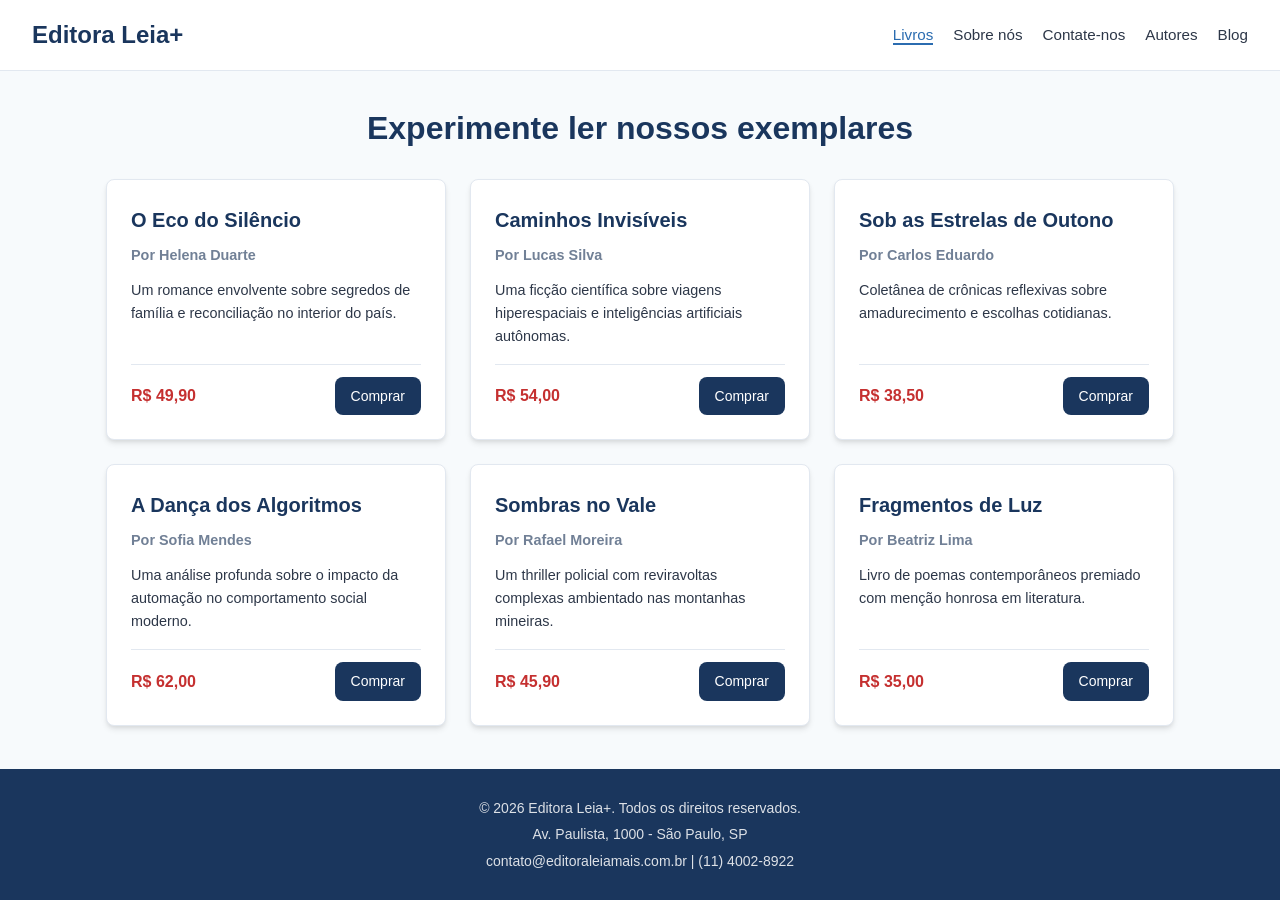
<file: AT1-Paginas-HTML/index.html>
<!DOCTYPE html>
<html lang="pt-BR">
<head>
    <meta charset="UTF-8">
    <meta name="viewport" content="width=device-width, initial-scale=1.0">
    <title>Leia+ | Catálogo de Livros</title>
    <link rel="stylesheet" href="./css/style.css">
</head>
<body>
    <header>
        <h1>Editora Leia+</h1>
        <nav>
            <ol>
                <li><a href="./index.html" class="active">Livros</a></li>
                <li><a href="./sobre-nos.html">Sobre nós</a></li>
                <li><a href="./contato.html">Contate-nos</a></li>
                <li><a href="./autores.html">Autores</a></li>
                <li><a href="./blog.html">Blog</a></li>
            </ol>
        </nav>
    </header>

    <main class="container">
        <h1 class="page-title">Experimente ler nossos exemplares</h1>
        <div class="grid-cards">
            <article class="card">
                <h2>O Eco do Silêncio</h2>
                <p class="author">Por Helena Duarte</p>
                <p>Um romance envolvente sobre segredos de família e reconciliação no interior do país.</p>
                <div class="card-footer">
                    <span class="price">R$ 49,90</span>
                    <a href="#" class="btn">Comprar</a>
                </div>
            </article>

            <article class="card">
                <h2>Caminhos Invisíveis</h2>
                <p class="author">Por Lucas Silva</p>
                <p>Uma ficção científica sobre viagens hiperespaciais e inteligências artificiais autônomas.</p>
                <div class="card-footer">
                    <span class="price">R$ 54,00</span>
                    <a href="#" class="btn">Comprar</a>
                </div>
            </article>

            <article class="card">
                <h2>Sob as Estrelas de Outono</h2>
                <p class="author">Por Carlos Eduardo</p>
                <p>Coletânea de crônicas reflexivas sobre amadurecimento e escolhas cotidianas.</p>
                <div class="card-footer">
                    <span class="price">R$ 38,50</span>
                    <a href="#" class="btn">Comprar</a>
                </div>
            </article>

            <article class="card">
                <h2>A Dança dos Algoritmos</h2>
                <p class="author">Por Sofia Mendes</p>
                <p>Uma análise profunda sobre o impacto da automação no comportamento social moderno.</p>
                <div class="card-footer">
                    <span class="price">R$ 62,00</span>
                    <a href="#" class="btn">Comprar</a>
                </div>
            </article>

            <article class="card">
                <h2>Sombras no Vale</h2>
                <p class="author">Por Rafael Moreira</p>
                <p>Um thriller policial com reviravoltas complexas ambientado nas montanhas mineiras.</p>
                <div class="card-footer">
                    <span class="price">R$ 45,90</span>
                    <a href="#" class="btn">Comprar</a>
                </div>
            </article>

            <article class="card">
                <h2>Fragmentos de Luz</h2>
                <p class="author">Por Beatriz Lima</p>
                <p>Livro de poemas contemporâneos premiado com menção honrosa em literatura.</p>
                <div class="card-footer">
                    <span class="price">R$ 35,00</span>
                    <a href="#" class="btn">Comprar</a>
                </div>
            </article>
        </div>
    </main>

    <footer>
        <p>&copy; 2026 Editora Leia+. Todos os direitos reservados.</p>
        <p>Av. Paulista, 1000 - São Paulo, SP</p>
        <p>contato@editoraleiamais.com.br | (11) 4002-8922</p>
    </footer>
</body>
</html>
</file>
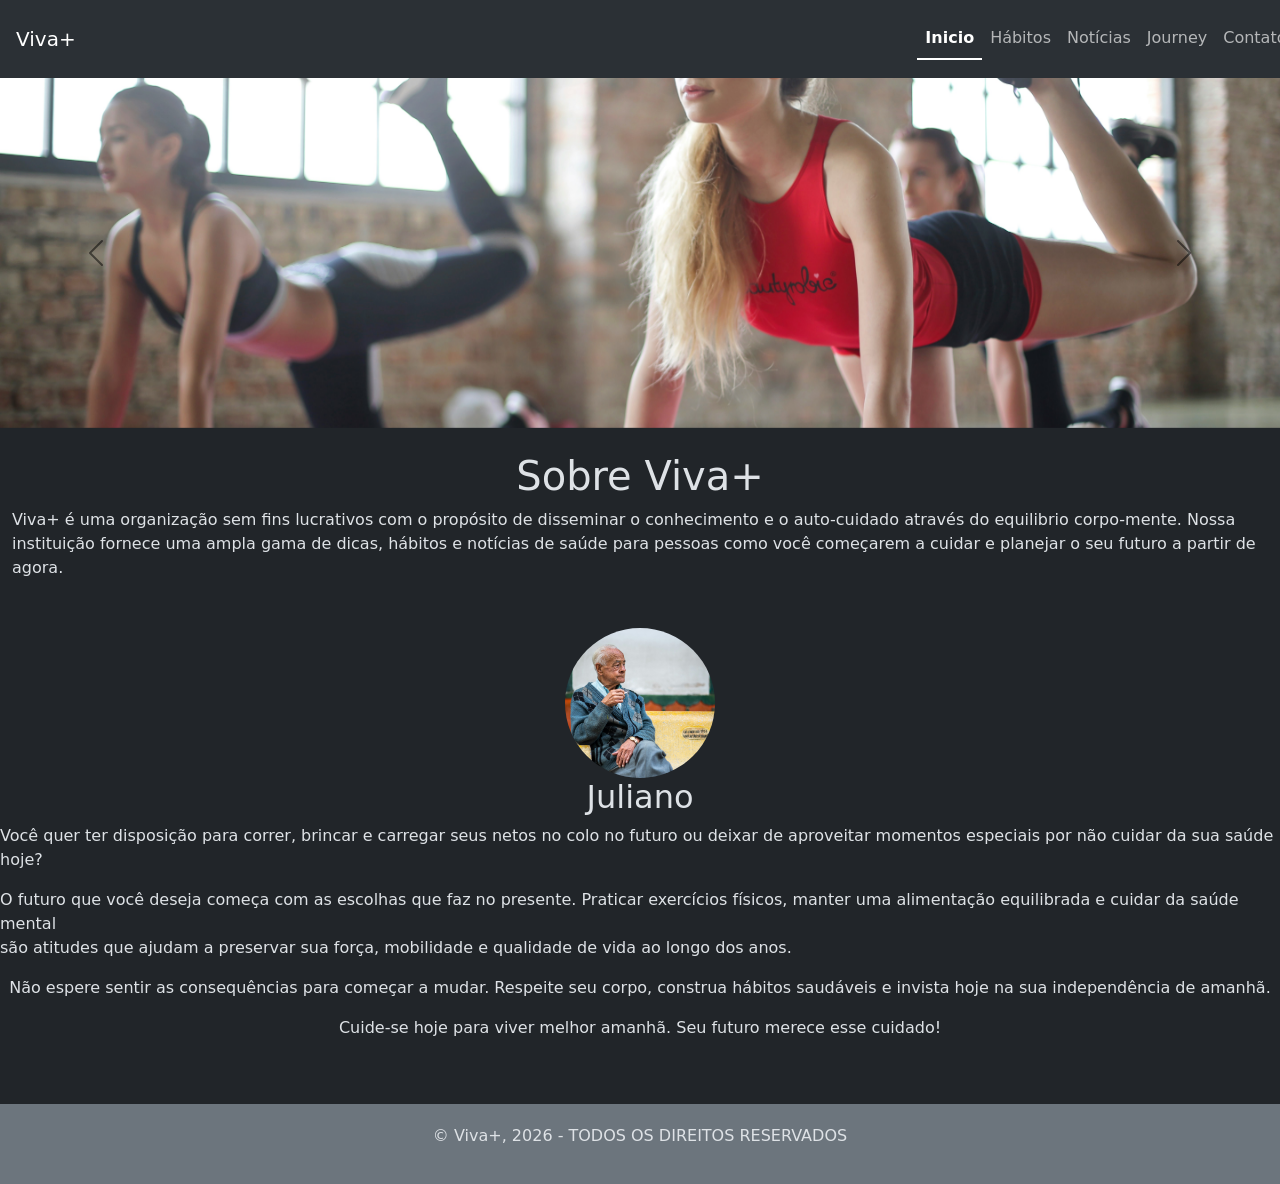
<file: AT4-Site-Multi-Paginas-Bootstrap/index.html>
<!doctype html>
<html lang="pt-br" data-bs-theme="dark">
  <head>
    <meta charset="UTF-8" />
    <meta name="viewport" content="width=device-width, initial-scale=1.0" />
    <title>Viva+</title>
    <link rel="shortcut icon" href="./img/svg-page.svg" type="image/x-icon">
    <link
      href="https://cdn.jsdelivr.net/npm/bootstrap@5.3.3/dist/css/bootstrap.min.css"
      rel="stylesheet"
      integrity="sha384-QWTKZyjpPEjISv5WaRU9OFeRpok6YctnYmDr5pNlyT2bRjXh0JMhjY6hW+ALEwIH"
      crossorigin="anonymous"
    />
    <link rel="stylesheet" href="./css/global.css" />
    <link rel="stylesheet" href="./css/header.css" />
    <link rel="stylesheet" href="./css/style.css" />
  </head>
  <header>
    <nav class="row navbar nav-underline navbar-expand-lg bg-body-tertiary">
      <div class="col-8 m-3">
        <a class="navbar-brand" href="./index.html">Viva+</a>
      </div>
      <button
        class="navbar-toggler"
        type="button"
        data-bs-toggle="collapse"
        data-bs-target="#navbarNav"
        aria-controls="navbarNav"
        aria-expanded="false"
        aria-label="Toggle navigation"
      >
        <span class="navbar-toggler-icon"></span>
      </button>
      <div class="col-4 collapse navbar-collapse" id="navbarNav">
        <ul class="navbar-nav">
          <li class="nav-item">
            <a class="nav-link active" aria-current="page" href="./index.html">Inicio</a>
          </li>
          <li class="nav-item">
            <a class="nav-link" href="./habitos.html">Hábitos</a>
          </li>
          <li class="nav-item">
            <a class="nav-link" href="./noticias.html">Notícias</a>
          </li>
          <li class="nav-item">
            <a class="nav-link" href="./journey.html">Journey</a>
          </li>
          <li class="nav-item">
            <a class="nav-link" href="./contato.html">Contato</a>
          </li>
        </ul>
      </div>
    </nav>
  </header>
  <main>
    <section class="">
      <div id="carouselExample" class="carousel slide">
        <div class="carousel-inner">
          <div class="carousel-item active">
            <img
              src="./img/exerc-2.jpg"
              class="d-block w-100"
              alt="..."
            />
          </div>
          <div class="carousel-item">
            <img
              src="./img/exerc-1.jpg"
              class="d-block w-100"
              alt="..."
            />
          </div>
          <div class="carousel-item">
            <img
              src="./img/velhice-saude.jpg"
              class="d-block w-100"
              alt="..."
            />
          </div>
        </div>
        <button
          class="carousel-control-prev"
          type="button"
          data-bs-target="#carouselExample"
          data-bs-slide="prev"
        >
          <span class="carousel-control-prev-icon" aria-hidden="true"></span>
          <span class="visually-hidden">Previous</span>
        </button>
        <button
          class="carousel-control-next"
          type="button"
          data-bs-target="#carouselExample"
          data-bs-slide="next"
        >
          <span class="carousel-control-next-icon" aria-hidden="true"></span>
          <span class="visually-hidden">Next</span>
        </button>
      </div>
    </section>
    <section class="container-fluid">
      <div class="d-flex justify-content-center mt-4">
        <h1 class="">Sobre Viva+</h1>
      </div>
      <div>
        <p class="text-align">
          Viva+ é uma organização sem fins lucrativos com o propósito de
          disseminar o conhecimento e o auto-cuidado através do equilibrio
          corpo-mente. Nossa instituição fornece uma ampla gama de dicas,
          hábitos e notícias de saúde para pessoas como você começarem a cuidar
          e planejar o seu futuro a partir de agora.
        </p>
      </div>
    </section>
    <section>
      <div class="d-flex justify-content-center mt-5">
        <div class="d-flex flex-column align-items-center">
          <img class="rounded-circle" src="./img/homem.jpg" alt="">
            <title>Placeholder</title>
            <rect
              width="100%"
              height="100%"
              fill="var(--bs-secondary-color)"
            ></rect>
          </svg>
          <h2 class="fw-normal">Juliano</h2>
          <p class="text-align">
            Você quer ter disposição para correr, brincar e carregar seus netos no colo no futuro ou deixar de aproveitar momentos especiais por não cuidar da sua saúde hoje?
          </p>
          <p class="text-align">
             O futuro que você deseja começa com as escolhas que faz no presente. Praticar exercícios físicos, manter uma alimentação equilibrada e cuidar da saúde mental<br> são atitudes que ajudam a preservar sua força, mobilidade e qualidade de vida ao longo dos anos.

          </p>
          <p class="text-align">
            Não espere sentir as consequências para começar a mudar. Respeite seu corpo, construa hábitos saudáveis e invista hoje na sua independência de amanhã.
          </p>
          <p class="text-align">
              Cuide-se hoje para viver melhor amanhã. Seu futuro merece esse cuidado! 
          </p>
        </div>
      </div>
    </section>
  </main>
  <footer class="mt-5 d-flex align-items-center justify-content-center bg-secondary">
    <div>
      <p>&copy; Viva+, 2026 - TODOS OS DIREITOS RESERVADOS</p>
    </div>
  </footer>
  <body>
    <script
      src="https://cdn.jsdelivr.net/npm/bootstrap@5.3.3/dist/js/bootstrap.bundle.min.js"
      integrity="sha384-YvpcrYf0tY3lHB60NNkmXc5s9fDVZLESaAA55NDzOxhy9GkcIdslK1eN7N6jIeHz"
      crossorigin="anonymous"
    ></script>
  </body>
</html>
</file>
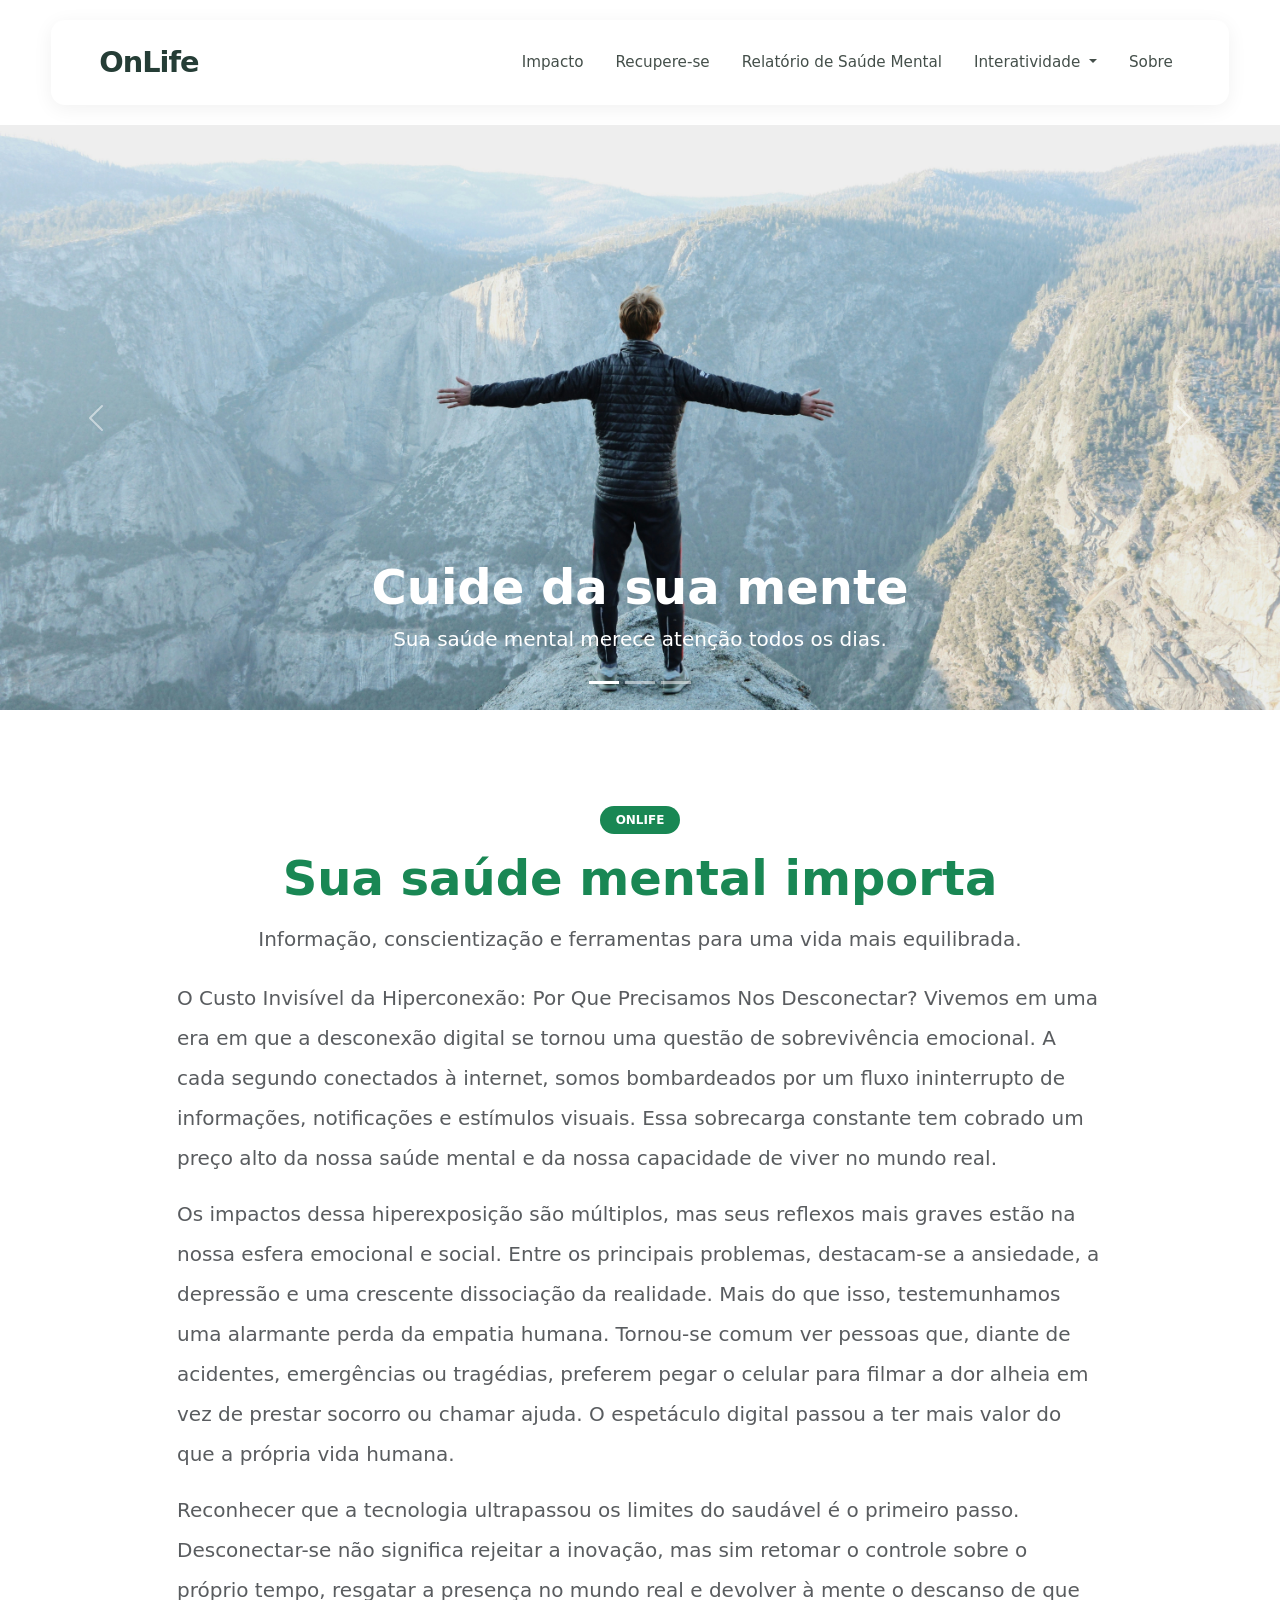
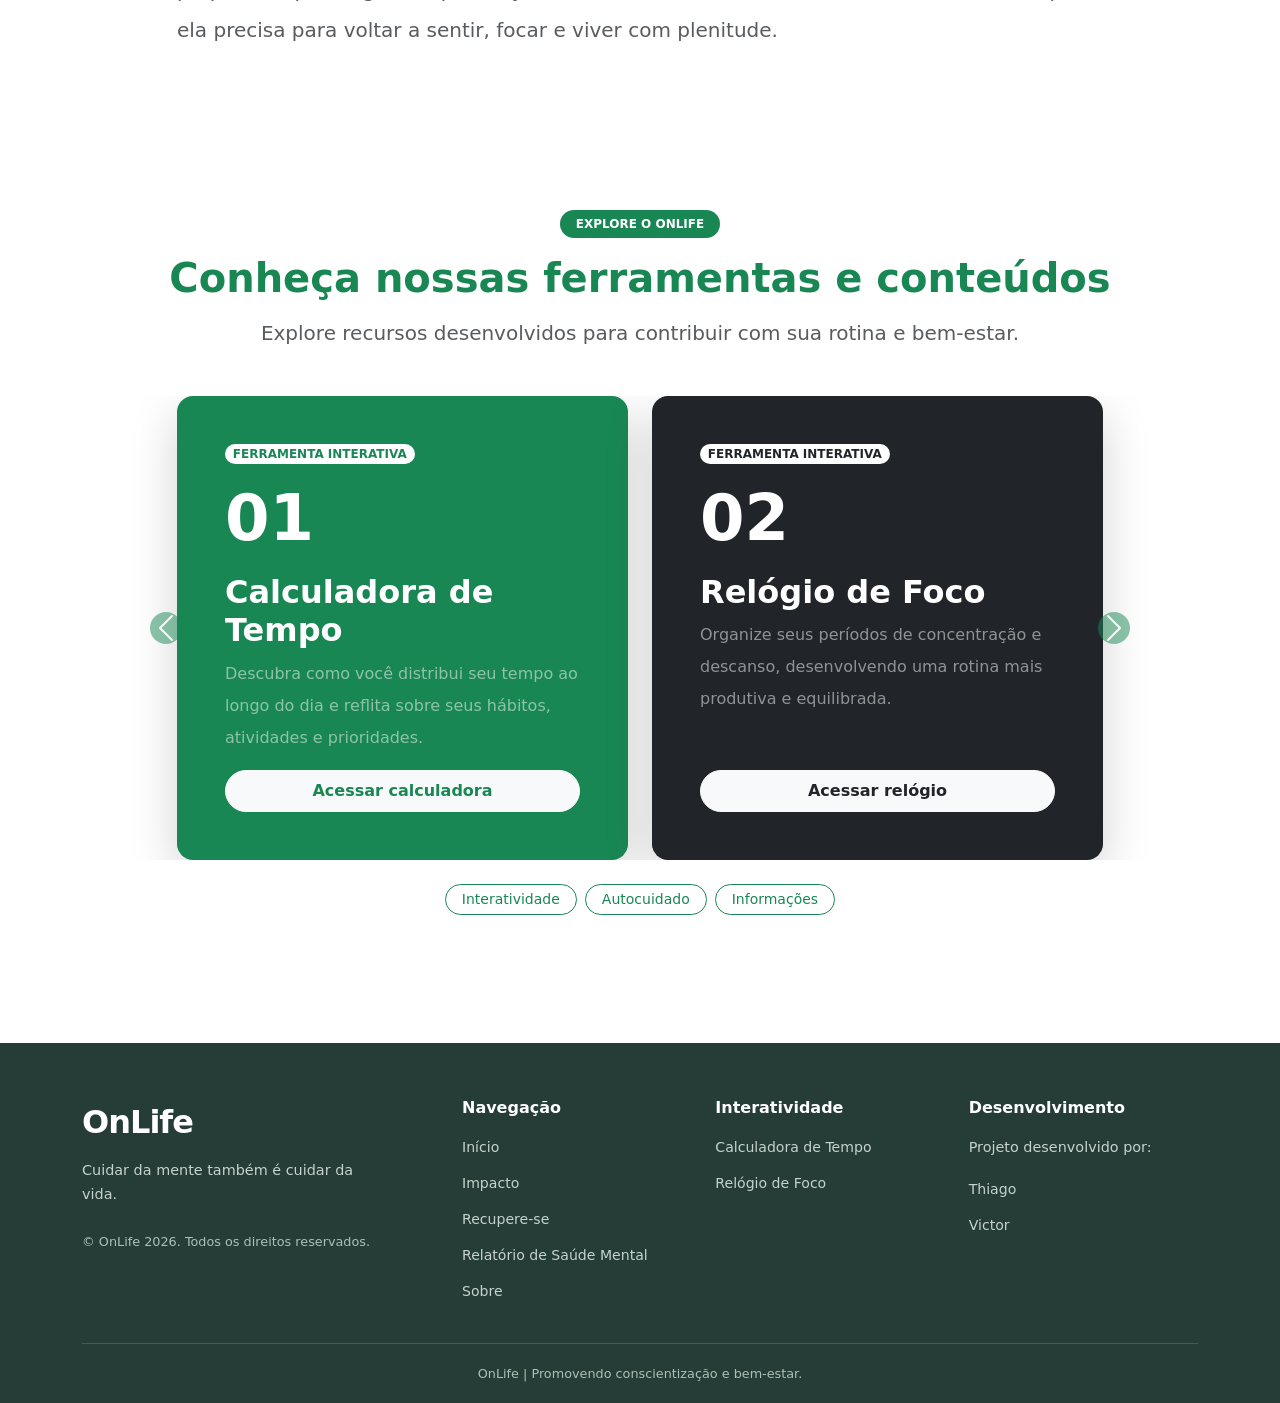
<file: AT5-Front-End-Copilotado-com-IA/index.html>
<!DOCTYPE html>
<html lang="pt-BR">
<head>
    <meta charset="UTF-8">
    <meta name="viewport" content="width=device-width, initial-scale=1.0">

    <link href="https://cdn.jsdelivr.net/npm/bootstrap@5.3.8/dist/css/bootstrap.min.css" rel="stylesheet" integrity="sha384-sRIl4kxILFvY47J16cr9ZwB07vP4J8+LH7qKQnuqkuIAvNWLzeN8tE5YBujZqJLB" crossorigin="anonymous">

    <link rel="stylesheet" href="./css/global.css">
    <link rel="stylesheet" href="./css/header.css">
    <link rel="stylesheet" href="./css/footer.css">

    <title>Onlife | Início</title>
</head>
<body>

    <header class="site-header">
        <nav class="navbar navbar-expand-lg">
            <div class="container-fluid px-lg-5">

                <a class="navbar-brand" href="./index.html">
                    OnLife
                </a>

                <button
                    class="navbar-toggler"
                    type="button"
                    data-bs-toggle="offcanvas"
                    data-bs-target="#menuMobile"
                    aria-controls="menuMobile"
                    aria-label="Abrir menu de navegação"
                >
                    <span class="navbar-toggler-icon"></span>
                </button>

                <div class="collapse navbar-collapse justify-content-end">
                    <ul class="navbar-nav align-items-lg-center gap-lg-3">

                        <li class="nav-item">
                            <a class="nav-link" href="./pages/impacto.html">
                                Impacto
                            </a>
                        </li>

                        <li class="nav-item">
                            <a class="nav-link" href="./pages/recupere_se.html">
                                Recupere-se
                            </a>
                        </li>

                        <li class="nav-item">
                            <a class="nav-link" href="./pages/relatorio.html">
                                Relatório de Saúde Mental
                            </a>
                        </li>

                        <li class="nav-item dropdown">
                            <a
                                class="nav-link dropdown-toggle"
                                href="#"
                                role="button"
                                data-bs-toggle="dropdown"
                                aria-expanded="false"
                            >
                                Interatividade
                            </a>

                            <ul class="dropdown-menu">
                                <li>
                                    <a class="dropdown-item" href="./pages/calculadora_tempo.html">
                                        Calculadora de Tempo
                                    </a>
                                </li>

                                <li>
                                    <a class="dropdown-item" href="./pages/relogio_foco.html">
                                        Relógio de Foco
                                    </a>
                                </li>
                            </ul>
                        </li>

                        <li class="nav-item">
                            <a class="nav-link" href="./pages/sobre.html">
                                Sobre
                            </a>
                        </li>

                    </ul>
                </div>

                <div
                    class="offcanvas offcanvas-end mobile-menu"
                    tabindex="-1"
                    id="menuMobile"
                    aria-labelledby="menuMobileLabel"
                >
                    <div class="offcanvas-header">
                        <h5 class="offcanvas-title" id="menuMobileLabel">
                            OnLife
                        </h5>

                        <button
                            type="button"
                            class="btn-close"
                            data-bs-dismiss="offcanvas"
                            aria-label="Fechar menu"
                        ></button>
                    </div>

                    <div class="offcanvas-body">
                        <ul class="navbar-nav gap-2">

                            <li class="nav-item">
                                <a class="nav-link" href="./pages/impacto.html">
                                    Impacto
                                </a>
                            </li>

                            <li class="nav-item">
                                <a class="nav-link" href="./pages/recupere_se.html">
                                    Recupere-se
                                </a>
                            </li>

                            <li class="nav-item">
                                <a class="nav-link" href="./pages/relatorio.html">
                                    Relatório de Saúde Mental
                                </a>
                            </li>

                            <li class="nav-item">
                                <a
                                    class="nav-link"
                                    data-bs-toggle="collapse"
                                    href="#submenuInteratividade"
                                    role="button"
                                    aria-expanded="false"
                                    aria-controls="submenuInteratividade"
                                >
                                    Interatividade
                                    <span class="dropdown-arrow">⌄</span>
                                </a>

                                <div class="collapse" id="submenuInteratividade">
                                    <ul class="navbar-nav submenu-mobile">
                                        <li>
                                            <a class="nav-link" href="./pages/calculadora_tempo.html">
                                                Calculadora de Tempo
                                            </a>
                                        </li>

                                        <li>
                                            <a class="nav-link" href="./pages/relogio_foco.html">
                                                Relógio de Foco
                                            </a>
                                        </li>
                                    </ul>
                                </div>
                            </li>

                            <li class="nav-item">
                                <a class="nav-link" href="./pages/sobre.html">
                                    Sobre
                                </a>
                            </li>

                        </ul>
                    </div>
                </div>

            </div>
        </nav>
    </header>



<main>

    <section class="container-fluid p-0">

        <div id="carouselPrincipal" class="carousel slide" data-bs-ride="carousel">

            <div class="carousel-indicators">
                <button type="button" data-bs-target="#carouselPrincipal" data-bs-slide-to="0" class="active" aria-current="true" aria-label="Slide 1"></button>
                <button type="button" data-bs-target="#carouselPrincipal" data-bs-slide-to="1" aria-label="Slide 2"></button>
                <button type="button" data-bs-target="#carouselPrincipal" data-bs-slide-to="2" aria-label="Slide 3"></button>
            </div>

            <div class="carousel-inner">

                <div class="carousel-item active">
                    <img src="./assets/imgs/liberdade.jpg" class="d-block w-100" alt="Bem-estar e saúde mental" style="height: 65vh; min-height: 350px; object-fit: cover;">
                    <div class="carousel-caption d-none d-md-block">
                        <h2 class="display-5 fw-bold">Cuide da sua mente</h2>
                        <p class="fs-5">Sua saúde mental merece atenção todos os dias.</p>
                    </div>
                </div>

                <div class="carousel-item">
                    <img src="./assets/imgs/liberdade-2.jpg" class="d-block w-100" alt="Equilíbrio emocional" style="height: 65vh; min-height: 350px; object-fit: cover;">
                    <div class="carousel-caption d-none d-md-block">
                        <h2 class="display-5 fw-bold">Encontre seu equilíbrio</h2>
                        <p class="fs-5">Pequenas mudanças podem transformar sua rotina.</p>
                    </div>
                </div>

                <div class="carousel-item">
                    <img src="./assets/imgs/leitura.jpg" class="d-block w-100" alt="Autoconhecimento" style="height: 65vh; min-height: 350px; object-fit: cover;">
                    <div class="carousel-caption d-none d-md-block">
                        <h2 class="display-5 fw-bold">Conheça a si mesmo</h2>
                        <p class="fs-5">O autoconhecimento é parte essencial do bem-estar.</p>
                    </div>
                </div>

            </div>

            <button class="carousel-control-prev" type="button" data-bs-target="#carouselPrincipal" data-bs-slide="prev">
                <span class="carousel-control-prev-icon" aria-hidden="true"></span>
                <span class="visually-hidden">Anterior</span>
            </button>

            <button class="carousel-control-next" type="button" data-bs-target="#carouselPrincipal" data-bs-slide="next">
                <span class="carousel-control-next-icon" aria-hidden="true"></span>
                <span class="visually-hidden">Próximo</span>
            </button>

        </div>

    </section>

    <section class="container py-5 my-lg-5">

        <article class="row justify-content-center">

            <div class="col-12 col-lg-10">

                <div class="text-center mb-4">

                    <span class="badge rounded-pill text-bg-success px-3 py-2 mb-3">
                        ONLIFE
                    </span>

                    <h1 class="display-5 fw-bold text-success">
                        Sua saúde mental importa
                    </h1>

                    <p class="lead text-body-secondary mt-3">
                        Informação, conscientização e ferramentas para uma vida mais equilibrada.
                    </p>

                </div>

                <div class="fs-5 lh-lg text-body-secondary text-start">

                    <p>
                        O Custo Invisível da Hiperconexão: Por Que Precisamos Nos Desconectar?
                        Vivemos em uma era em que a desconexão digital se tornou uma questão de sobrevivência emocional. A cada segundo conectados à internet, somos bombardeados por um fluxo ininterrupto de informações, notificações e estímulos visuais. Essa sobrecarga constante tem cobrado um preço alto da nossa saúde mental e da nossa capacidade de viver no mundo real.
                    </p>

                    <p>
                        Os impactos dessa hiperexposição são múltiplos, mas seus reflexos mais graves estão na nossa esfera emocional e social. Entre os principais problemas, destacam-se a ansiedade, a depressão e uma crescente dissociação da realidade. Mais do que isso, testemunhamos uma alarmante perda da empatia humana. Tornou-se comum ver pessoas que, diante de acidentes, emergências ou tragédias, preferem pegar o celular para filmar a dor alheia em vez de prestar socorro ou chamar ajuda. O espetáculo digital passou a ter mais valor do que a própria vida humana.
                    </p>

                    <p>
                        Reconhecer que a tecnologia ultrapassou os limites do saudável é o primeiro passo. Desconectar-se não significa rejeitar a inovação, mas sim retomar o controle sobre o próprio tempo, resgatar a presença no mundo real e devolver à mente o descanso de que ela precisa para voltar a sentir, focar e viver com plenitude.
                    </p>

                </div>

            </div>

        </article>

    </section>

    <section class="container py-5">

        <div class="text-center mb-5">

            <span class="badge rounded-pill text-bg-success px-3 py-2 mb-3">
                EXPLORE O ONLIFE
            </span>

            <h2 class="display-6 fw-bold text-success">
                Conheça nossas ferramentas e conteúdos
            </h2>

            <p class="lead text-body-secondary mt-3">
                Explore recursos desenvolvidos para contribuir com sua rotina e bem-estar.
            </p>

        </div>

        <article>

            <div id="carouselCards" class="carousel slide" data-bs-ride="false">

                <div class="carousel-inner">

                    <div class="carousel-item active">

                        <div class="row g-4 justify-content-center">

                            <div class="col-12 col-md-6 col-lg-5">

                                <div class="card h-100 border-0 shadow-lg rounded-4 bg-success text-white">

                                    <div class="card-body p-4 p-lg-5 d-flex flex-column">

                                        <span class="badge rounded-pill bg-white text-success align-self-start mb-3">
                                            FERRAMENTA INTERATIVA
                                        </span>

                                        <div class="mb-3">
                                            <span class="display-3 fw-bold">01</span>
                                        </div>

                                        <h3 class="card-title h2 fw-bold">
                                            Calculadora de Tempo
                                        </h3>

                                        <p class="card-text text-white-50 fs-6 lh-lg">
                                            Descubra como você distribui seu tempo
                                            ao longo do dia e reflita sobre seus
                                            hábitos, atividades e prioridades.
                                        </p>

                                        <a href="./pages/calculadora_tempo.html" class="btn btn-light text-success fw-semibold rounded-pill mt-auto py-2">
                                            Acessar calculadora
                                        </a>

                                    </div>

                                </div>

                            </div>

                            <div class="col-12 col-md-6 col-lg-5">

                                <div class="card h-100 border-0 shadow-lg rounded-4 bg-dark text-white">

                                    <div class="card-body p-4 p-lg-5 d-flex flex-column">

                                        <span class="badge rounded-pill bg-white text-dark align-self-start mb-3">
                                            FERRAMENTA INTERATIVA
                                        </span>

                                        <div class="mb-3">
                                            <span class="display-3 fw-bold">02</span>
                                        </div>

                                        <h3 class="card-title h2 fw-bold">
                                            Relógio de Foco
                                        </h3>

                                        <p class="card-text text-white-50 fs-6 lh-lg">
                                            Organize seus períodos de concentração
                                            e descanso, desenvolvendo uma rotina
                                            mais produtiva e equilibrada.
                                        </p>

                                        <a href="./pages/relogio_foco.html" class="btn btn-light text-dark fw-semibold rounded-pill mt-auto py-2">
                                            Acessar relógio
                                        </a>

                                    </div>

                                </div>

                            </div>

                        </div>

                    </div>

                    <div class="carousel-item">

                        <div class="row g-4 justify-content-center">

                            <div class="col-12 col-md-6 col-lg-5">

                                <div class="card h-100 border rounded-4 shadow-sm">

                                    <div class="card-body p-4 d-flex flex-column">

                                        <span class="badge text-bg-success align-self-start mb-3">
                                            CONSCIENTIZAÇÃO
                                        </span>

                                        <h3 class="card-title h3 fw-bold text-success">
                                            Impacto
                                        </h3>

                                        <p class="card-text text-body-secondary lh-lg">
                                            Descubra como a saúde mental
                                            influencia diferentes aspectos
                                            da vida e da sociedade.
                                        </p>

                                        <a href="./pages/impacto.html" class="btn btn-outline-success rounded-pill mt-auto">
                                            Conhecer
                                        </a>

                                    </div>

                                </div>

                            </div>

                            <div class="col-12 col-md-6 col-lg-5">

                                <div class="card h-100 border rounded-4 shadow-sm">

                                    <div class="card-body p-4 d-flex flex-column">

                                        <span class="badge text-bg-success align-self-start mb-3">
                                            AUTOCUIDADO
                                        </span>

                                        <h3 class="card-title h3 fw-bold text-success">
                                            Recupere-se
                                        </h3>

                                        <p class="card-text text-body-secondary lh-lg">
                                            Encontre orientações e conteúdos
                                            relacionados ao cuidado emocional
                                            e ao bem-estar.
                                        </p>

                                        <a href="./pages/recupere_se.html" class="btn btn-outline-success rounded-pill mt-auto">
                                            Explorar
                                        </a>

                                    </div>

                                </div>

                            </div>

                        </div>

                    </div>

                    <div class="carousel-item">

                        <div class="row g-4 justify-content-center">

                            <div class="col-12 col-md-6 col-lg-5">

                                <div class="card h-100 border rounded-4 shadow-sm">

                                    <div class="card-body p-4 d-flex flex-column">

                                        <span class="badge text-bg-success align-self-start mb-3">
                                            INFORMAÇÃO
                                        </span>

                                        <h3 class="card-title h3 fw-bold text-success">
                                            Relatório de Saúde Mental
                                        </h3>

                                        <p class="card-text text-body-secondary lh-lg">
                                            Acesse informações e recursos
                                            para refletir sobre sua saúde
                                            e seu bem-estar.
                                        </p>

                                        <a href="./pages/relatorio.html" class="btn btn-outline-success rounded-pill mt-auto">
                                            Acessar relatório
                                        </a>

                                    </div>

                                </div>

                            </div>

                            <div class="col-12 col-md-6 col-lg-5">

                                <div class="card h-100 border rounded-4 shadow-sm">

                                    <div class="card-body p-4 d-flex flex-column">

                                        <span class="badge text-bg-success align-self-start mb-3">
                                            PROJETO
                                        </span>

                                        <h3 class="card-title h3 fw-bold text-success">
                                            Sobre o OnLife
                                        </h3>

                                        <p class="card-text text-body-secondary lh-lg">
                                            Conheça a proposta, os objetivos
                                            e os desenvolvedores do projeto.
                                        </p>

                                        <a href="./pages/sobre.html" class="btn btn-outline-success rounded-pill mt-auto">
                                            Conhecer projeto
                                        </a>

                                    </div>

                                </div>

                            </div>

                        </div>

                    </div>

                </div>

                <button class="carousel-control-prev" type="button" data-bs-target="#carouselCards" data-bs-slide="prev">
                    <span class="carousel-control-prev-icon bg-success rounded-circle p-3" aria-hidden="true"></span>
                    <span class="visually-hidden">Anterior</span>
                </button>

                <button class="carousel-control-next" type="button" data-bs-target="#carouselCards" data-bs-slide="next">
                    <span class="carousel-control-next-icon bg-success rounded-circle p-3" aria-hidden="true"></span>
                    <span class="visually-hidden">Próximo</span>
                </button>

            </div>

            <div class="d-flex justify-content-center flex-wrap gap-2 mt-4">

                <button type="button" class="btn btn-sm btn-outline-success rounded-pill px-3" data-bs-target="#carouselCards" data-bs-slide-to="0">
                    Interatividade
                </button>

                <button type="button" class="btn btn-sm btn-outline-success rounded-pill px-3" data-bs-target="#carouselCards" data-bs-slide-to="1">
                    Autocuidado
                </button>

                <button type="button" class="btn btn-sm btn-outline-success rounded-pill px-3" data-bs-target="#carouselCards" data-bs-slide-to="2">
                    Informações
                </button>

            </div>

        </article>

    </section>

</main>





<footer class="site-footer">
    <div class="container">
        <div class="row gy-4 footer-main">

            <div class="col-12 col-md-5 col-lg-4">
                <a class="footer-brand" href="./index.html">
                    OnLife
                </a>

                <p class="footer-description">
                    Cuidar da mente também é cuidar da vida.
                </p>

                <p class="footer-copyright">
                    &copy; OnLife 2026. Todos os direitos reservados.
                </p>
            </div>

            <div class="col-12 col-md-7 col-lg-8">
                <div class="row gy-4">

                    <div class="col-6 col-lg-4">
                        <h5 class="footer-title">Navegação</h5>

                        <ul class="footer-links">
                            <li>
                                <a href="./index.html">Início</a>
                            </li>
                            <li>
                                <a href="./pages/impacto.html">Impacto</a>
                            </li>
                            <li>
                                <a href="./pages/recupere_se.html">Recupere-se</a>
                            </li>
                            <li>
                                <a href="./pages/relatorio.html">Relatório de Saúde Mental</a>
                            </li>
                            <li>
                                <a href="./pages/sobre.html">Sobre</a>
                            </li>
                        </ul>
                    </div>

                    <div class="col-6 col-lg-4">
                        <h5 class="footer-title">Interatividade</h5>

                        <ul class="footer-links">
                            <li>
                                <a href="./pages/calculadora_tempo.html">Calculadora de Tempo</a>
                            </li>
                            <li>
                                <a href="./pages/relogio_foco.html">Relógio de Foco</a>
                            </li>
                        </ul>
                    </div>

                    <div class="col-12 col-lg-4">
                        <h5 class="footer-title">Desenvolvimento</h5>

                        <p class="footer-description">
                            Projeto desenvolvido por:
                        </p>

                        <ul class="footer-links">
                            <li>
                                <a href="https://github.com/Thiago-P-Sampaio" target="_blank" rel="noopener noreferrer">
                                    Thiago
                                </a>
                            </li>
                            <li>
                                <a href="https://github.com/gunter-458" target="_blank" rel="noopener noreferrer">
                                    Victor
                                </a>
                            </li>
                        </ul>
                    </div>

                </div>
            </div>

        </div>

        <div class="footer-bottom">
            <p>OnLife | Promovendo conscientização e bem-estar.</p>
        </div>
    </div>
</footer>




    <script src="https://cdn.jsdelivr.net/npm/bootstrap@5.3.8/dist/js/bootstrap.bundle.min.js" integrity="sha384-FKyoEForCGlyvwx9Hj09JcYn3nv7wiPVlz7YYwJrWVcXK/BmnVDxM+D2scQbITxI" crossorigin="anonymous"></script>

</body>
</html>
</file>
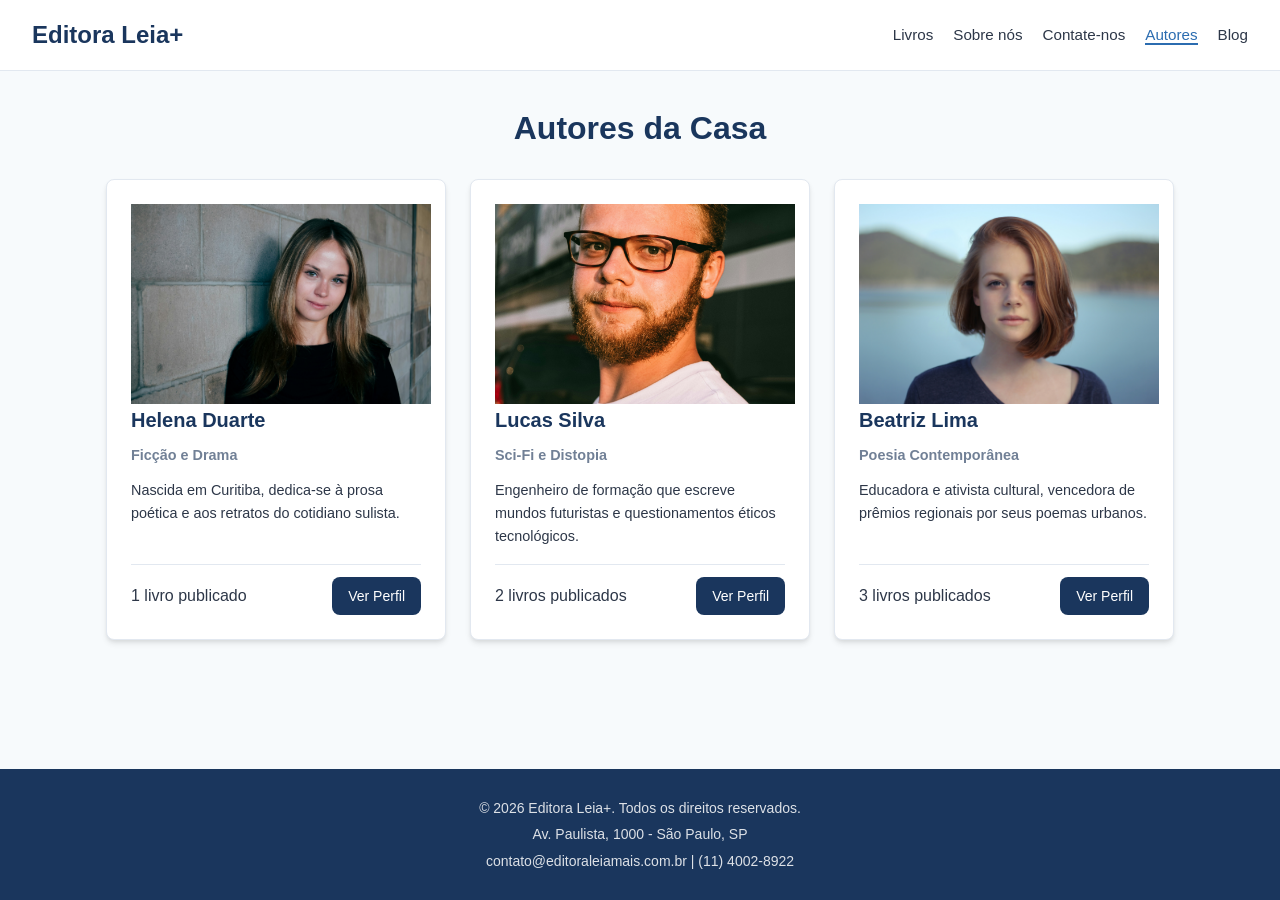
<file: AT1-Paginas-HTML/autores.html>
<!DOCTYPE html>
<html lang="pt-BR">
<head>
    <meta charset="UTF-8">
    <meta name="viewport" content="width=device-width, initial-scale=1.0">
    <title>Leia+ | Nossos Autores</title>
    <link rel="stylesheet" href="./css/style.css">
</head>
<body>
    <header>
        <h1>Editora Leia+</h1>
        <nav>
            <ol>
                <li><a href="./index.html">Livros</a></li>
                <li><a href="./sobre-nos.html">Sobre nós</a></li>
                <li><a href="./contato.html">Contate-nos</a></li>
                <li><a href="./autores.html" class="active">Autores</a></li>
                <li><a href="./blog.html">Blog</a></li>
            </ol>
        </nav>
    </header>

    <main class="container">
        <h1 class="page-title">Autores da Casa</h1>
        <div class="grid-cards">
            <article class="card">
                <img src="./img/helena-duarte-example.jpg" alt="">
                <h2>Helena Duarte</h2>
                <p class="author">Ficção e Drama</p>
                <p>Nascida em Curitiba, dedica-se à prosa poética e aos retratos do cotidiano sulista.</p>
                <div class="card-footer">
                    <span>1 livro publicado</span>
                    <a href="#" class="btn">Ver Perfil</a>
                </div>
            </article>

            <article class="card">
                <img src="./img/lucas-silva-example.jpg" alt="">
                <h2>Lucas Silva</h2>
                <p class="author">Sci-Fi e Distopia</p>
                <p>Engenheiro de formação que escreve mundos futuristas e questionamentos éticos tecnológicos.</p>
                <div class="card-footer">
                    <span>2 livros publicados</span>
                    <a href="#" class="btn">Ver Perfil</a>
                </div>
            </article>

            <article class="card">
                <img src="./img/beatriz-lima-example.jpg" alt="">
                <h2>Beatriz Lima</h2>
                <p class="author">Poesia Contemporânea</p>
                <p>Educadora e ativista cultural, vencedora de prêmios regionais por seus poemas urbanos.</p>
                <div class="card-footer">
                    <span>3 livros publicados</span>
                    <a href="#" class="btn">Ver Perfil</a>
                </div>
            </article>
        </div>
    </main>

    <footer>
        <p>&copy; 2026 Editora Leia+. Todos os direitos reservados.</p>
        <p>Av. Paulista, 1000 - São Paulo, SP</p>
        <p>contato@editoraleiamais.com.br | (11) 4002-8922</p>
    </footer>
</body>
</html>
</file>
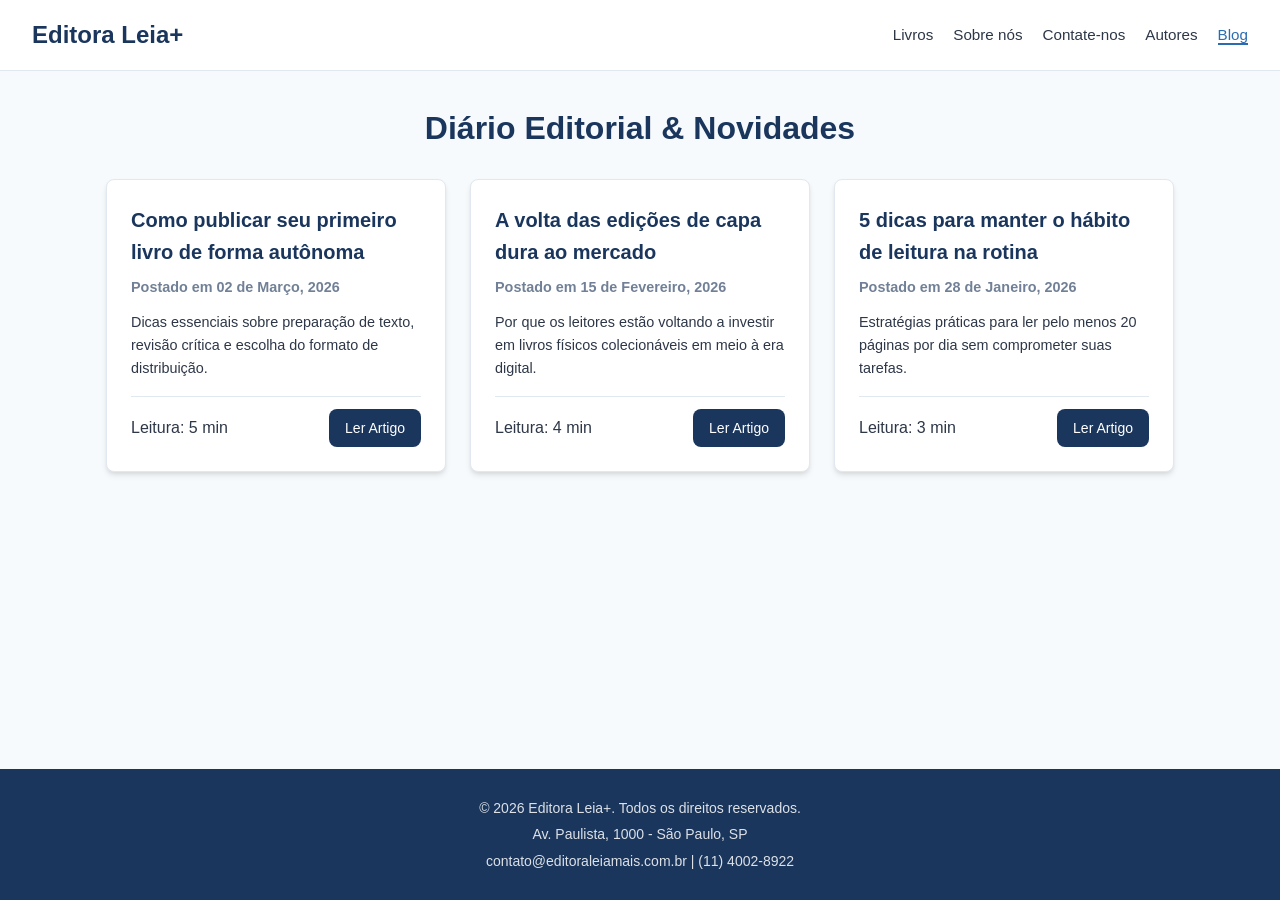
<file: AT1-Paginas-HTML/blog.html>
<!DOCTYPE html>
<html lang="pt-BR">
<head>
    <meta charset="UTF-8">
    <meta name="viewport" content="width=device-width, initial-scale=1.0">
    <title>Leia+ | Blog Literário</title>
    <link rel="stylesheet" href="./css/style.css">
</head>
<body>
    <header>
        <h1>Editora Leia+</h1>
        <nav>
            <ol>
                <li><a href="./index.html">Livros</a></li>
                <li><a href="./sobre-nos.html">Sobre nós</a></li>
                <li><a href="./contato.html">Contate-nos</a></li>
                <li><a href="./autores.html">Autores</a></li>
                <li><a href="./blog.html" class="active">Blog</a></li>
            </ol>
        </nav>
    </header>

    <main class="container">
        <h1 class="page-title">Diário Editorial & Novidades</h1>
        <div class="grid-cards">
            <article class="card">
                <h2>Como publicar seu primeiro livro de forma autônoma</h2>
                <p class="author">Postado em 02 de Março, 2026</p>
                <p>Dicas essenciais sobre preparação de texto, revisão crítica e escolha do formato de distribuição.</p>
                <div class="card-footer">
                    <span>Leitura: 5 min</span>
                    <a href="#" class="btn">Ler Artigo</a>
                </div>
            </article>

            <article class="card">
                <h2>A volta das edições de capa dura ao mercado</h2>
                <p class="author">Postado em 15 de Fevereiro, 2026</p>
                <p>Por que os leitores estão voltando a investir em livros físicos colecionáveis em meio à era digital.</p>
                <div class="card-footer">
                    <span>Leitura: 4 min</span>
                    <a href="#" class="btn">Ler Artigo</a>
                </div>
            </article>

            <article class="card">
                <h2>5 dicas para manter o hábito de leitura na rotina</h2>
                <p class="author">Postado em 28 de Janeiro, 2026</p>
                <p>Estratégias práticas para ler pelo menos 20 páginas por dia sem comprometer suas tarefas.</p>
                <div class="card-footer">
                    <span>Leitura: 3 min</span>
                    <a href="#" class="btn">Ler Artigo</a>
                </div>
            </article>
        </div>
    </main>

    <footer>
        <p>&copy; 2026 Editora Leia+. Todos os direitos reservados.</p>
        <p>Av. Paulista, 1000 - São Paulo, SP</p>
        <p>contato@editoraleiamais.com.br | (11) 4002-8922</p>
    </footer>
</body>
</html>
</file>
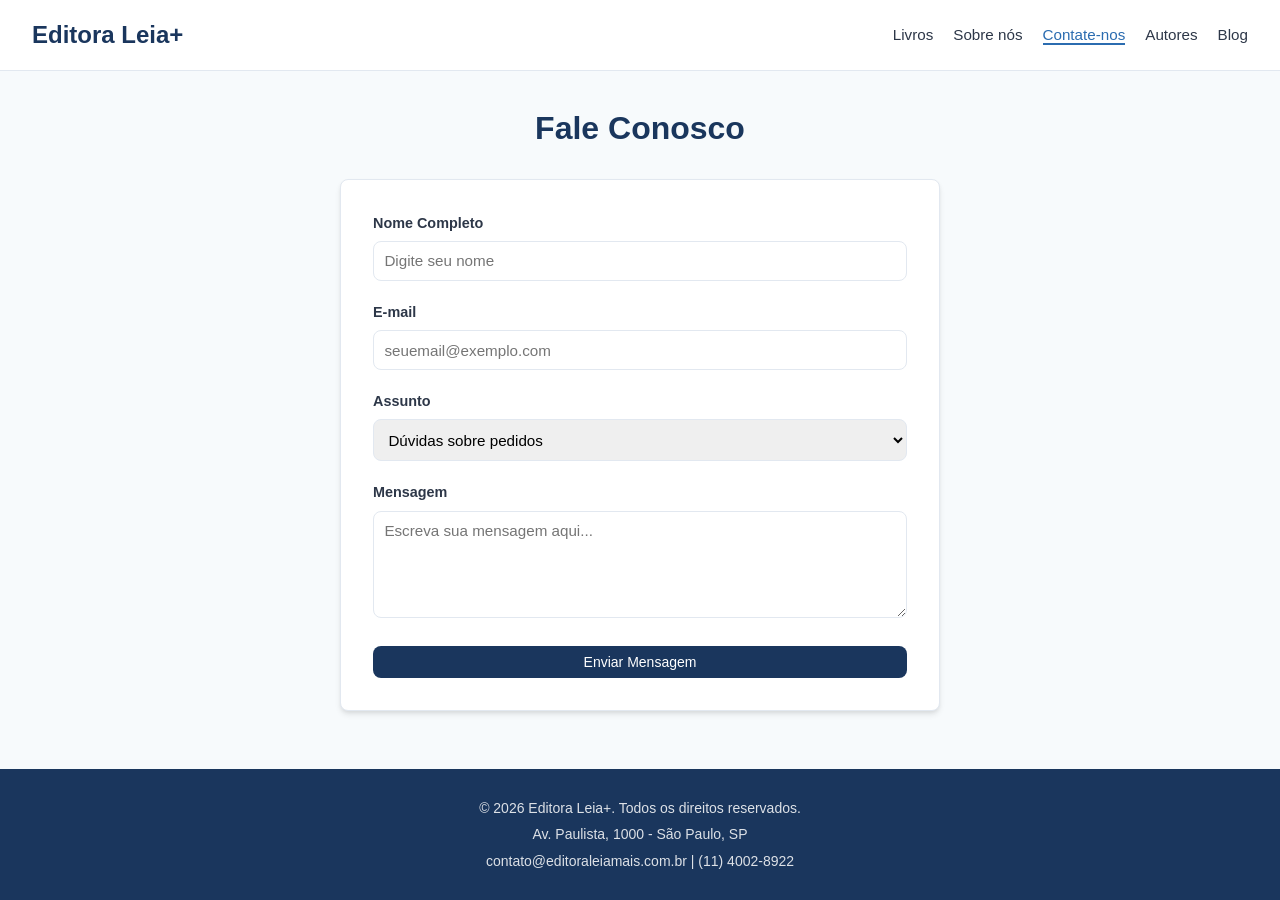
<file: AT1-Paginas-HTML/contato.html>
<!DOCTYPE html>
<html lang="pt-BR">
<head>
    <meta charset="UTF-8">
    <meta name="viewport" content="width=device-width, initial-scale=1.0">
    <title>Leia+ | Contate-nos</title>
    <link rel="stylesheet" href="./css/style.css">
</head>
<body>
    <header>
        <h1>Editora Leia+</h1>
        <nav>
            <ol>
                <li><a href="./index.html">Livros</a></li>
                <li><a href="./sobre-nos.html">Sobre nós</a></li>
                <li><a href="./contato.html" class="active">Contate-nos</a></li>
                <li><a href="./autores.html">Autores</a></li>
                <li><a href="./blog.html">Blog</a></li>
            </ol>
        </nav>
    </header>

    <main class="container">
        <h1 class="page-title">Fale Conosco</h1>
        <div class="form-container">
            <form action="#" method="post">
                <div class="form-group">
                    <label for="nome">Nome Completo</label>
                    <input type="text" id="nome" name="nome" placeholder="Digite seu nome" required>
                </div>
                <div class="form-group">
                    <label for="email">E-mail</label>
                    <input type="email" id="email" name="email" placeholder="seuemail@exemplo.com" required>
                </div>
                <div class="form-group">
                    <label for="assunto">Assunto</label>
                    <select id="assunto" name="assunto">
                        <option value="duvidas">Dúvidas sobre pedidos</option>
                        <option value="originais">Envio de originais (Autores)</option>
                        <option value="comercial">Parcerias e Livreiros</option>
                        <option value="outro">Outro assunto</option>
                    </select>
                </div>
                <div class="form-group">
                    <label for="mensagem">Mensagem</label>
                    <textarea id="mensagem" name="mensagem" rows="5" placeholder="Escreva sua mensagem aqui..." required></textarea>
                </div>
                <button type="submit" class="btn" style="width: 100%;">Enviar Mensagem</button>
            </form>
        </div>
    </main>

    <footer>
        <p>&copy; 2026 Editora Leia+. Todos os direitos reservados.</p>
        <p>Av. Paulista, 1000 - São Paulo, SP</p>
        <p>contato@editoraleiamais.com.br | (11) 4002-8922</p>
    </footer>
</body>
</html>
</file>
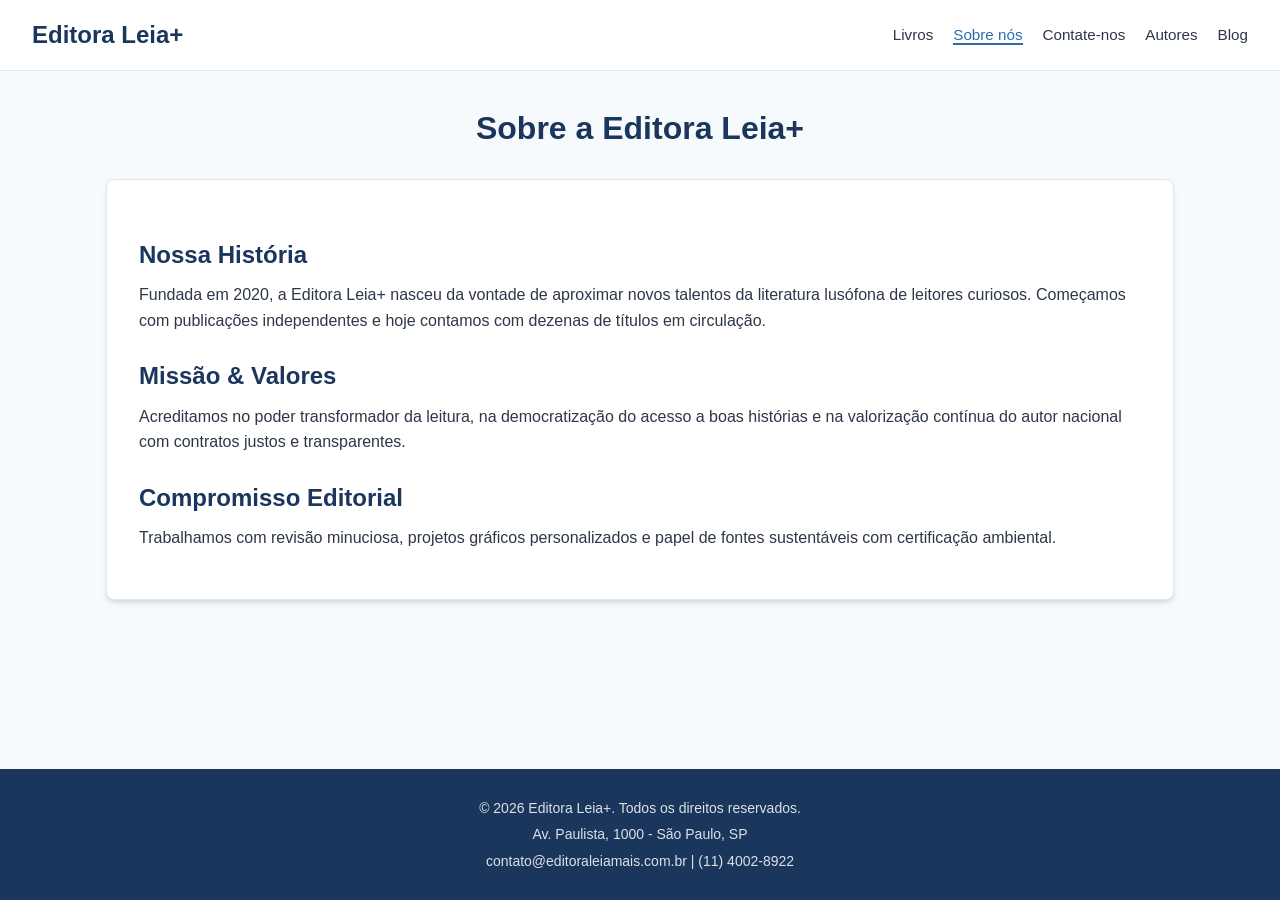
<file: AT1-Paginas-HTML/sobre-nos.html>
<!DOCTYPE html>
<html lang="pt-BR">
<head>
    <meta charset="UTF-8">
    <meta name="viewport" content="width=device-width, initial-scale=1.0">
    <title>Leia+ | Sobre Nós</title>
    <link rel="stylesheet" href="./css/style.css">
</head>
<body>
    <header>
        <h1>Editora Leia+</h1>
        <nav>
            <ol>
                <li><a href="./index.html">Livros</a></li>
                <li><a href="./sobre-nos.html" class="active">Sobre nós</a></li>
                <li><a href="./contato.html">Contate-nos</a></li>
                <li><a href="./autores.html">Autores</a></li>
                <li><a href="./blog.html">Blog</a></li>
            </ol>
        </nav>
    </header>

    <main class="container">
        <h1 class="page-title">Sobre a Editora Leia+</h1>
        <article class="text-content">
            <h2>Nossa História</h2>
            <p>Fundada em 2020, a Editora Leia+ nasceu da vontade de aproximar novos talentos da literatura lusófona de leitores curiosos. Começamos com publicações independentes e hoje contamos com dezenas de títulos em circulação.</p>

            <h2>Missão & Valores</h2>
            <p>Acreditamos no poder transformador da leitura, na democratização do acesso a boas histórias e na valorização contínua do autor nacional com contratos justos e transparentes.</p>

            <h2>Compromisso Editorial</h2>
            <p>Trabalhamos com revisão minuciosa, projetos gráficos personalizados e papel de fontes sustentáveis com certificação ambiental.</p>
        </article>
    </main>

    <footer>
        <p>&copy; 2026 Editora Leia+. Todos os direitos reservados.</p>
        <p>Av. Paulista, 1000 - São Paulo, SP</p>
        <p>contato@editoraleiamais.com.br | (11) 4002-8922</p>
    </footer>
</body>
</html>
</file>
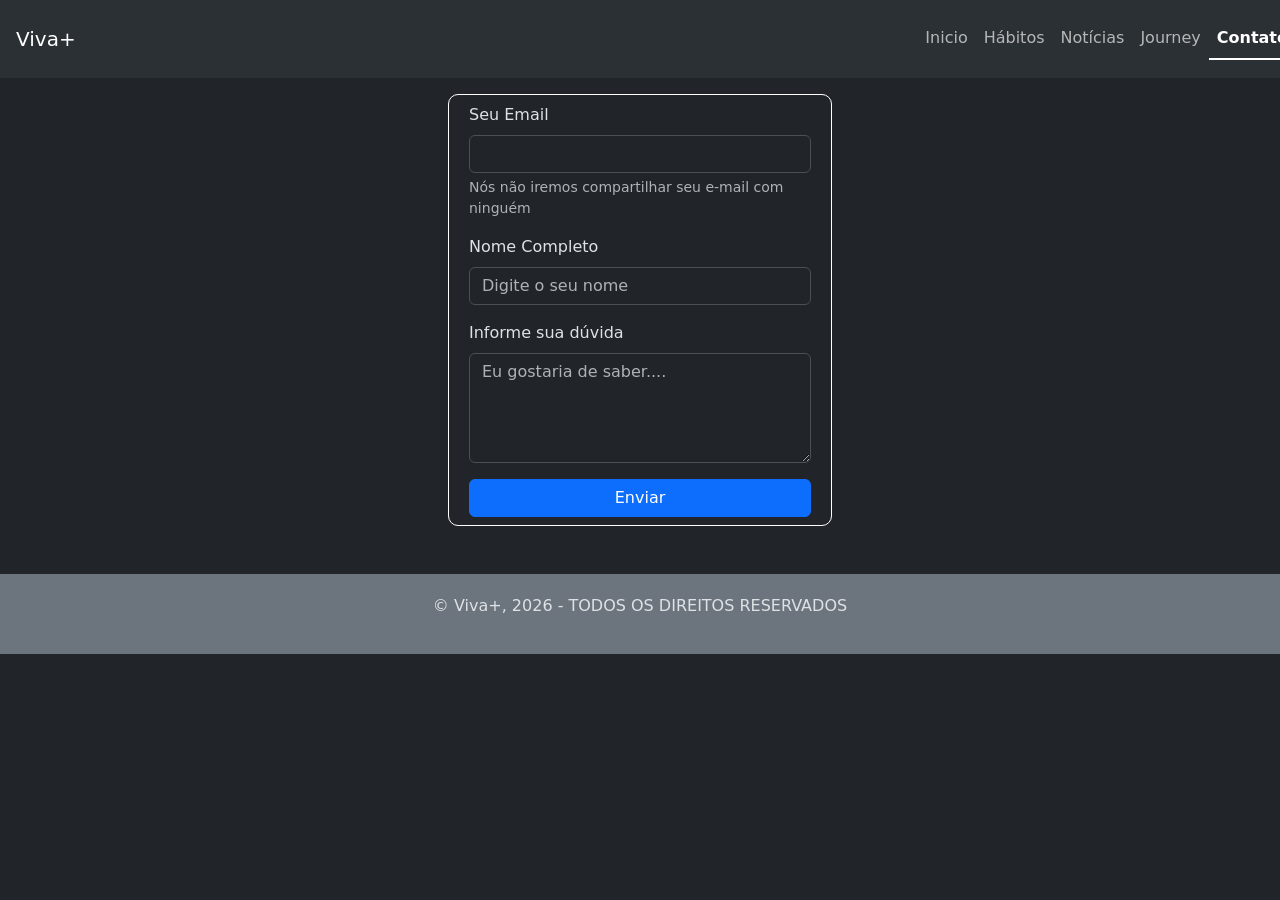
<file: AT4-Site-Multi-Paginas-Bootstrap/contato.html>
<!doctype html>
<html lang="pt-br" data-bs-theme="dark">
  <head>
    <meta charset="UTF-8" />
    <meta name="viewport" content="width=device-width, initial-scale=1.0" />
    <title>Viva+ | Contato</title>
    <link rel="shortcut icon" href="./img/svg-page.svg" type="image/x-icon">
    <link
      href="https://cdn.jsdelivr.net/npm/bootstrap@5.3.3/dist/css/bootstrap.min.css"
      rel="stylesheet"
      integrity="sha384-QWTKZyjpPEjISv5WaRU9OFeRpok6YctnYmDr5pNlyT2bRjXh0JMhjY6hW+ALEwIH"
      crossorigin="anonymous"
    />
    <link rel="stylesheet" href="./css/global.css" />
    <link rel="stylesheet" href="./css/header.css" />
    <link rel="stylesheet" href="./css/style.css" />
  </head>
  <header>
    <nav class="row navbar nav-underline navbar-expand-lg bg-body-tertiary">
      <div class="col-8 m-3">
        <a class="navbar-brand" href="./index.html">Viva+</a>
      </div>
      <button
        class="navbar-toggler"
        type="button"
        data-bs-toggle="collapse"
        data-bs-target="#navbarNav"
        aria-controls="navbarNav"
        aria-expanded="false"
        aria-label="Toggle navigation"
      >
        <span class="navbar-toggler-icon"></span>
      </button>
      <div class="col-4 collapse navbar-collapse" id="navbarNav">
        <ul class="navbar-nav">
          <li class="nav-item">
            <a class="nav-link" aria-current="page" href="./index.html"
              >Inicio</a
            >
          </li>
          <li class="nav-item">
            <a class="nav-link" href="./habitos.html">Hábitos</a>
          </li>
          <li class="nav-item">
            <a class="nav-link" href="./noticias.html">Notícias</a>
          </li>
          <li class="nav-item">
            <a class="nav-link" href="./journey.html">Journey</a>
          </li>
          <li class="nav-item">
            <a class="nav-link active" href="./contato.html">Contato</a>
          </li>
        </ul>
      </div>
    </nav>
  </header>
  <main>
    <section>
      <div class="div-formulario d-flex justify-content-center align-items-center container-fluid mt-3">
        <form class="m-2">
          <div class="mb-3">
            <label for="exampleInputEmail1" class="form-label"
              >Seu Email</label
            >
            <input
              type="email"
              class="form-control"
              id="exampleInputEmail1"
              aria-describedby="emailHelp"
            />
            <div id="emailHelp" class="form-text">
              Nós não iremos compartilhar seu e-mail com ninguém
            </div>
          </div>
          <div class="mb-3">
            <label for="nome" class="form-label">Nome Completo</label>
            <input
              type="text"
              class="form-control"
              id="nome"
              name="nome"
              placeholder="Digite o seu nome"
            />
          </div>
          <div class="mb-3">
            <label for="descricao" class="form-label">Informe sua dúvida</label>
            <textarea
              class="form-control"
              id="descricao"
              name="descricao"
              rows="4"
              placeholder="Eu gostaria de saber...."
            ></textarea>
          </div>
          <button type="submit" class="btn btn-primary w-100">Enviar</button>
        </form>
      </div>
    </section>
  </main>
  <footer class="mt-5 d-flex align-items-center justify-content-center bg-secondary">
    <div>
      <p>&copy; Viva+, 2026 - TODOS OS DIREITOS RESERVADOS</p>
    </div>
  </footer>
  <body>
    <script
      src="https://cdn.jsdelivr.net/npm/bootstrap@5.3.3/dist/js/bootstrap.bundle.min.js"
      integrity="sha384-YvpcrYf0tY3lHB60NNkmXc5s9fDVZLESaAA55NDzOxhy9GkcIdslK1eN7N6jIeHz"
      crossorigin="anonymous"
    ></script>
  </body>
</html>
</file>
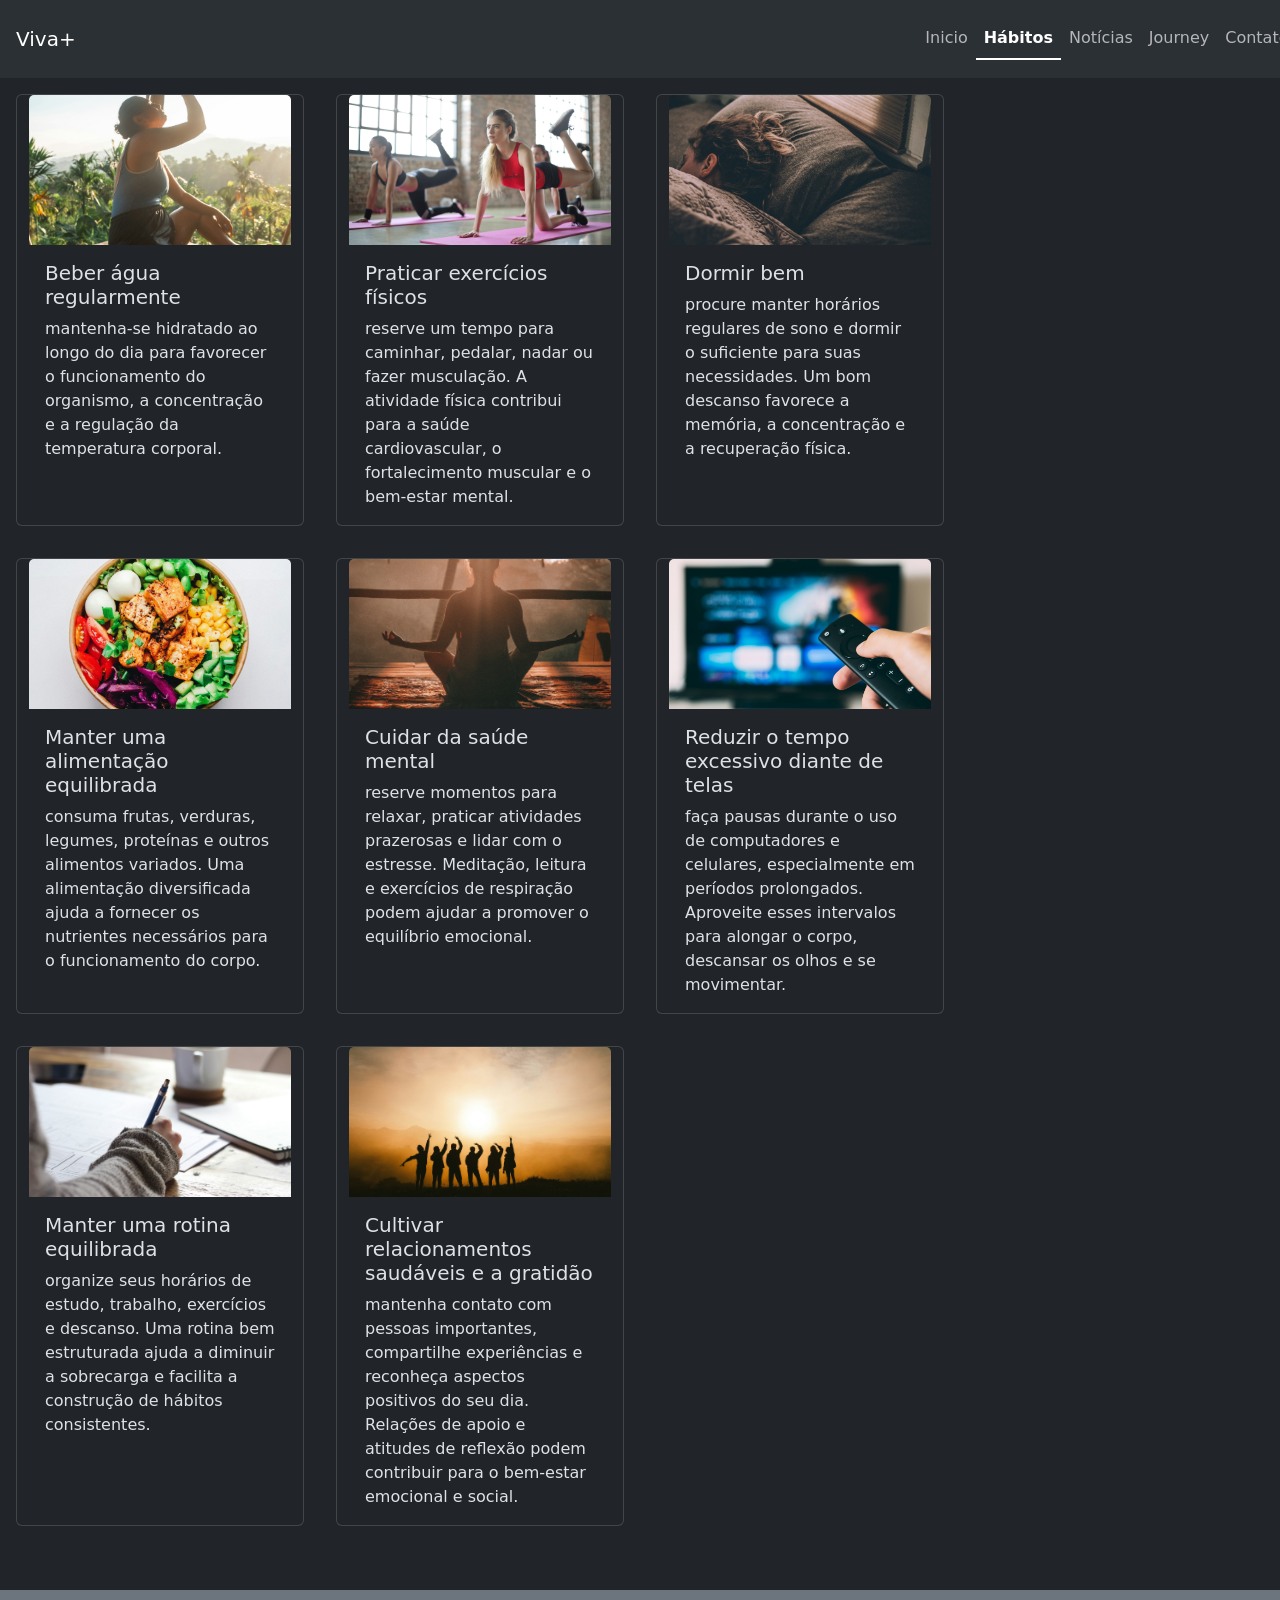
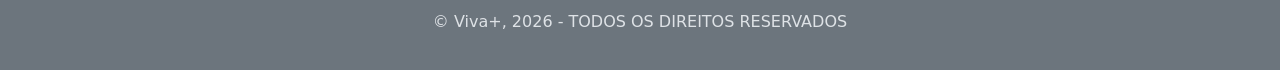
<file: AT4-Site-Multi-Paginas-Bootstrap/habitos.html>
<!doctype html>
<html lang="pt-br" data-bs-theme="dark">
  <head>
    <meta charset="UTF-8" />
    <meta name="viewport" content="width=device-width, initial-scale=1.0" />
    <title>Viva+ | Hábitos</title>
    <link rel="shortcut icon" href="./img/svg-page.svg" type="image/x-icon">
    <link
      href="https://cdn.jsdelivr.net/npm/bootstrap@5.3.3/dist/css/bootstrap.min.css"
      rel="stylesheet"
      integrity="sha384-QWTKZyjpPEjISv5WaRU9OFeRpok6YctnYmDr5pNlyT2bRjXh0JMhjY6hW+ALEwIH"
      crossorigin="anonymous"
    />
    <link rel="stylesheet" href="./css/global.css" />
    <link rel="stylesheet" href="./css/header.css" />
    <link rel="stylesheet" href="./css/style.css" />
  </head>
  <header>
    <nav class="row navbar nav-underline navbar-expand-lg bg-body-tertiary">
      <div class="col-8 m-3">
        <a class="navbar-brand" href="./index.html">Viva+</a>
      </div>
      <button
        class="navbar-toggler"
        type="button"
        data-bs-toggle="collapse"
        data-bs-target="#navbarNav"
        aria-controls="navbarNav"
        aria-expanded="false"
        aria-label="Toggle navigation"
      >
        <span class="navbar-toggler-icon"></span>
      </button>
      <div class="col-4 collapse navbar-collapse" id="navbarNav">
        <ul class="navbar-nav">
          <li class="nav-item">
            <a class="nav-link" aria-current="page" href="./index.html">Inicio</a>
          </li>
          <li class="nav-item">
            <a class="nav-link active" href="./habitos.html">Hábitos</a>
          </li>
          <li class="nav-item">
            <a class="nav-link" href="./noticias.html">Notícias</a>
          </li>
          <li class="nav-item">
            <a class="nav-link" href="./journey.html">Journey</a>
          </li>
          <li class="nav-item">
            <a class="nav-link" href="./contato.html">Contato</a>
          </li>
        </ul>
      </div>
    </nav>
  </header>
  <main>
    <section>
      <div class="row container-fluid">
        <div class="card col-4 m-3" style="width: 18rem">
          <img src="./img/habitos/agua.jpg" class="card-img-top" alt="..." />
          <div class="card-body">
            <h5 class="card-title">Beber água regularmente</h5>
            <p class="card-text">
              mantenha-se hidratado ao longo do dia para favorecer o funcionamento do organismo, a concentração e a regulação da temperatura corporal.
            </p>
          </div>
        </div>
        <div class="card col-4 m-3" style="width: 18rem">
          <img src="./img/exerc-2.jpg" class="card-img-top" alt="..." />
          <div class="card-body">
            <h5 class="card-title">Praticar exercícios físicos</h5>
            <p class="card-text">
             reserve um tempo para caminhar, pedalar, nadar ou fazer musculação. A atividade física contribui para a saúde cardiovascular, o fortalecimento muscular e o bem-estar mental.
            </p>
          </div>
        </div>
        <div class="card col-4 m-3" style="width: 18rem">
          <img src="./img/habitos/dormir.jpg" class="card-img-top" alt="..." />
          <div class="card-body">
            <h5 class="card-title">Dormir bem</h5>
            <p class="card-text">
              procure manter horários regulares de sono e dormir o suficiente para suas necessidades. Um bom descanso favorece a memória, a concentração e a recuperação física.
            </p>
          </div>
        </div>
        <div class="card col-4 m-3" style="width: 18rem">
          <img src="./img/habitos/alimentacao.jpg" class="card-img-top" alt="..." />
          <div class="card-body">
            <h5 class="card-title">Manter uma alimentação equilibrada</h5>
            <p class="card-text">
              consuma frutas, verduras, legumes, proteínas e outros alimentos variados. Uma alimentação diversificada ajuda a fornecer os nutrientes necessários para o funcionamento do corpo.
            </p>
          </div>
        </div>
        <div class="card col-4 m-3" style="width: 18rem">
          <img src="./img/habitos/meditacao.jpg" class="card-img-top" alt="..." />
          <div class="card-body">
            <h5 class="card-title">Cuidar da saúde mental</h5>
            <p class="card-text">
              reserve momentos para relaxar, praticar atividades prazerosas e lidar com o estresse. Meditação, leitura e exercícios de respiração podem ajudar a promover o equilíbrio emocional.
            </p>
          </div>
        </div>
        <div class="card col-4 m-3" style="width: 18rem">
          <img src="./img/habitos/tv.jpg" class="card-img-top" alt="..." />
          <div class="card-body">
            <h5 class="card-title">Reduzir o tempo excessivo diante de telas</h5>
            <p class="card-text">
              faça pausas durante o uso de computadores e celulares, especialmente em períodos prolongados. Aproveite esses intervalos para alongar o corpo, descansar os olhos e se movimentar.
            </p>
          </div>
        </div>
        <div class="card col-4 m-3" style="width: 18rem">
          <img src="./img/habitos/estudo.jpg" class="card-img-top" alt="..." />
          <div class="card-body">
            <h5 class="card-title">Manter uma rotina equilibrada</h5>
            <p class="card-text">
              organize seus horários de estudo, trabalho, exercícios e descanso. Uma rotina bem estruturada ajuda a diminuir a sobrecarga e facilita a construção de hábitos consistentes.
            </p>
          </div>
        </div>
        <div class="card col-4 m-3" style="width: 18rem">
          <img src="./img/habitos/amizades.jpg" class="card-img-top" alt="..." />
          <div class="card-body">
            <h5 class="card-title">Cultivar relacionamentos saudáveis e a gratidão</h5>
            <p class="card-text">
              mantenha contato com pessoas importantes, compartilhe experiências e reconheça aspectos positivos do seu dia. Relações de apoio e atitudes de reflexão podem contribuir para o bem-estar emocional e social.
            </p>
          </div>
        </div>
      </div>
    </section>
  </main>
  <footer class="mt-5 d-flex align-items-center justify-content-center bg-secondary">
    <div>
      <p>&copy; Viva+, 2026 - TODOS OS DIREITOS RESERVADOS</p>
    </div>
  </footer>
  <body>
    <script
      src="https://cdn.jsdelivr.net/npm/bootstrap@5.3.3/dist/js/bootstrap.bundle.min.js"
      integrity="sha384-YvpcrYf0tY3lHB60NNkmXc5s9fDVZLESaAA55NDzOxhy9GkcIdslK1eN7N6jIeHz"
      crossorigin="anonymous"
    ></script>
  </body>
</html>
</file>
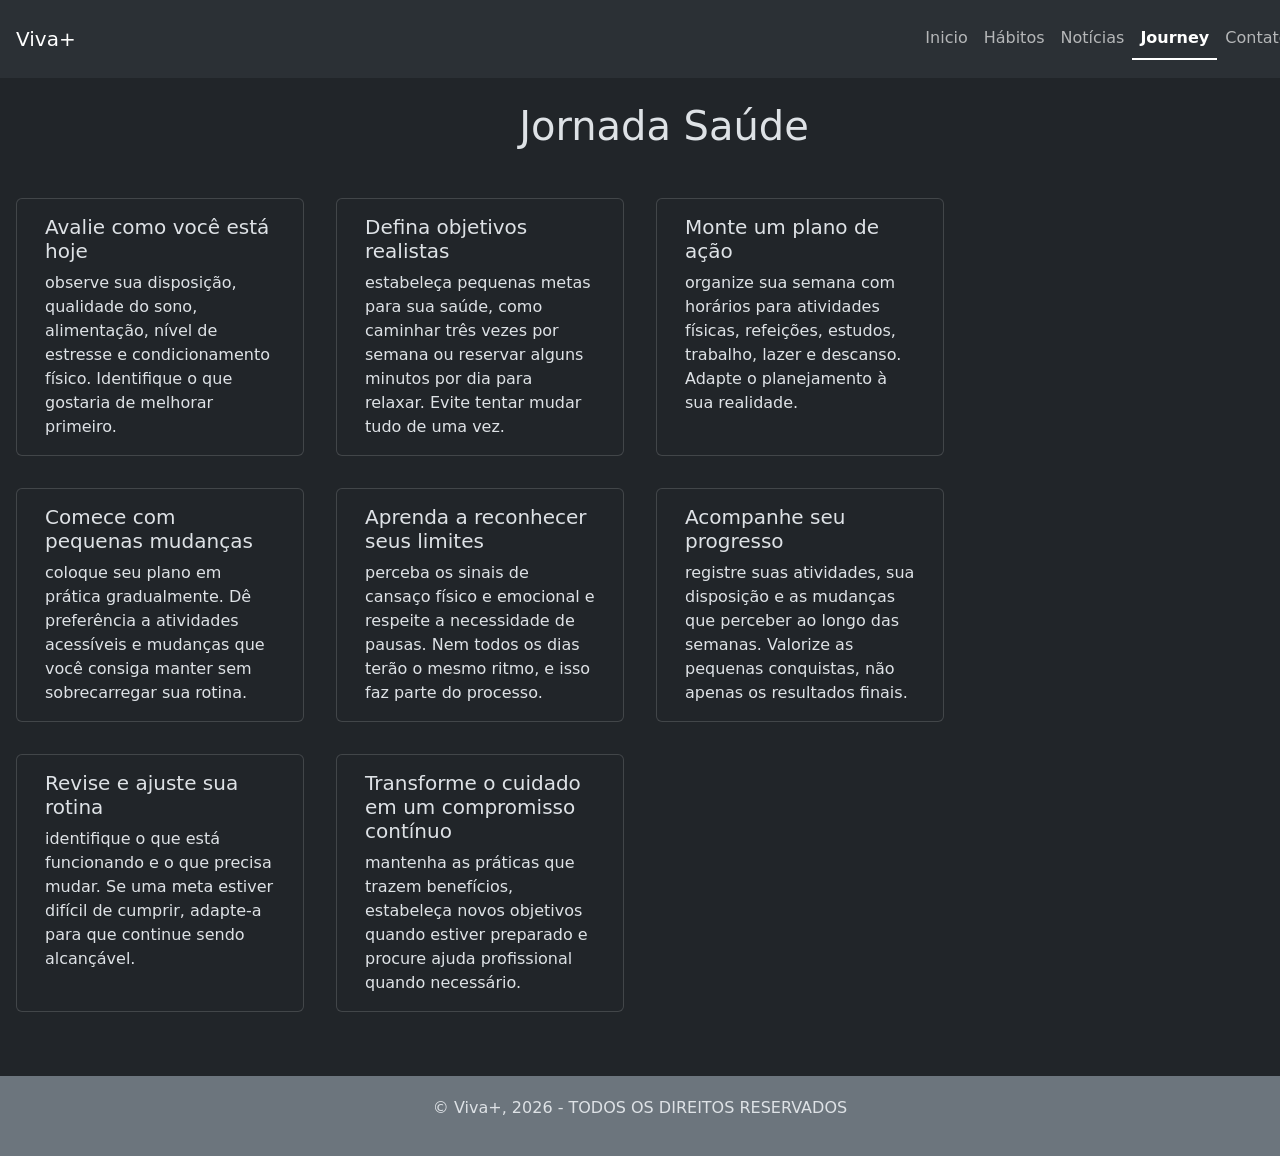
<file: AT4-Site-Multi-Paginas-Bootstrap/journey.html>
<!doctype html>
<html lang="pt-br" data-bs-theme="dark">
  <head>
    <meta charset="UTF-8" />
    <meta name="viewport" content="width=device-width, initial-scale=1.0" />
    <title>Viva+ | Journey</title>
    <link rel="shortcut icon" href="./img/svg-page.svg" type="image/x-icon">
    <link
      href="https://cdn.jsdelivr.net/npm/bootstrap@5.3.3/dist/css/bootstrap.min.css"
      rel="stylesheet"
      integrity="sha384-QWTKZyjpPEjISv5WaRU9OFeRpok6YctnYmDr5pNlyT2bRjXh0JMhjY6hW+ALEwIH"
      crossorigin="anonymous"
    />
    <link rel="stylesheet" href="./css/global.css" />
    <link rel="stylesheet" href="./css/header.css" />
    <link rel="stylesheet" href="./css/style.css" />
  </head>
  <header>
    <nav class="row navbar nav-underline navbar-expand-lg bg-body-tertiary">
      <div class="col-8 m-3">
        <a class="navbar-brand" href="./index.html">Viva+</a>
      </div>
      <button
        class="navbar-toggler"
        type="button"
        data-bs-toggle="collapse"
        data-bs-target="#navbarNav"
        aria-controls="navbarNav"
        aria-expanded="false"
        aria-label="Toggle navigation"
      >
        <span class="navbar-toggler-icon"></span>
      </button>
      <div class="col-4 collapse navbar-collapse" id="navbarNav">
        <ul class="navbar-nav">
          <li class="nav-item">
            <a class="nav-link" aria-current="page" href="./index.html">Inicio</a>
          </li>
          <li class="nav-item">
            <a class="nav-link" href="./habitos.html">Hábitos</a>
          </li>
          <li class="nav-item">
            <a class="nav-link" href="./noticias.html">Notícias</a>
          </li>
          <li class="nav-item">
            <a class="nav-link active" href="./journey.html">Journey</a>
          </li>
          <li class="nav-item">
            <a class="nav-link" href="./contato.html">Contato</a>
          </li>
        </ul>
      </div>
    </nav>
  </header>
<main>
    <section>
    <div class="container-fluid d-flex justify-content-center m-4">
        <h1>Jornada Saúde</h1>
    </div>
      <div class="row container-fluid">
        <div class="card col-4 m-3" style="width: 18rem">
          <div class="card-body">
            <h5 class="card-title">Avalie como você está hoje</h5>
            <p class="card-text">
              observe sua disposição, qualidade do sono, alimentação, nível de estresse e condicionamento físico. Identifique o que gostaria de melhorar primeiro.
            </p>
          </div>
        </div>
        <div class="card col-4 m-3" style="width: 18rem">
          <div class="card-body">
            <h5 class="card-title">Defina objetivos realistas</h5>
            <p class="card-text">
              estabeleça pequenas metas para sua saúde, como caminhar três vezes por semana ou reservar alguns minutos por dia para relaxar. Evite tentar mudar tudo de uma vez.
            </p>
          </div>
        </div>
        <div class="card col-4 m-3" style="width: 18rem">
          <div class="card-body">
            <h5 class="card-title">Monte um plano de ação</h5>
            <p class="card-text">
              organize sua semana com horários para atividades físicas, refeições, estudos, trabalho, lazer e descanso. Adapte o planejamento à sua realidade.
            </p>
          </div>
        </div>
        <div class="card col-4 m-3" style="width: 18rem">
          <div class="card-body">
            <h5 class="card-title">Comece com pequenas mudanças</h5>
            <p class="card-text">
              coloque seu plano em prática gradualmente. Dê preferência a atividades acessíveis e mudanças que você consiga manter sem sobrecarregar sua rotina.
            </p>
          </div>
        </div>
        <div class="card col-4 m-3" style="width: 18rem">
          <div class="card-body">
            <h5 class="card-title">Aprenda a reconhecer seus limites</h5>
            <p class="card-text">
              perceba os sinais de cansaço físico e emocional e respeite a necessidade de pausas. Nem todos os dias terão o mesmo ritmo, e isso faz parte do processo.
            </p>
          </div>
        </div>
        <div class="card col-4 m-3" style="width: 18rem">
          <div class="card-body">
            <h5 class="card-title">Acompanhe seu progresso</h5>
            <p class="card-text">
              registre suas atividades, sua disposição e as mudanças que perceber ao longo das semanas. Valorize as pequenas conquistas, não apenas os resultados finais.
            </p>
          </div>
        </div>
        <div class="card col-4 m-3" style="width: 18rem">
          <div class="card-body">
            <h5 class="card-title">Revise e ajuste sua rotina</h5>
            <p class="card-text">
              identifique o que está funcionando e o que precisa mudar. Se uma meta estiver difícil de cumprir, adapte-a para que continue sendo alcançável.
            </p>
          </div>
        </div>
        <div class="card col-4 m-3" style="width: 18rem">
          <div class="card-body">
            <h5 class="card-title">Transforme o cuidado em um compromisso contínuo</h5>
            <p class="card-text">
              mantenha as práticas que trazem benefícios, estabeleça novos objetivos quando estiver preparado e procure ajuda profissional quando necessário.
            </p>
          </div>
        </div>
      </div>
    </section>
  </main>

  <footer class="mt-5 d-flex align-items-center justify-content-center bg-secondary">
    <div>
      <p>&copy; Viva+, 2026 - TODOS OS DIREITOS RESERVADOS</p>
    </div>
  </footer>
  <body>
    <script
      src="https://cdn.jsdelivr.net/npm/bootstrap@5.3.3/dist/js/bootstrap.bundle.min.js"
      integrity="sha384-YvpcrYf0tY3lHB60NNkmXc5s9fDVZLESaAA55NDzOxhy9GkcIdslK1eN7N6jIeHz"
      crossorigin="anonymous"
    ></script>
  </body>
</html>
</file>
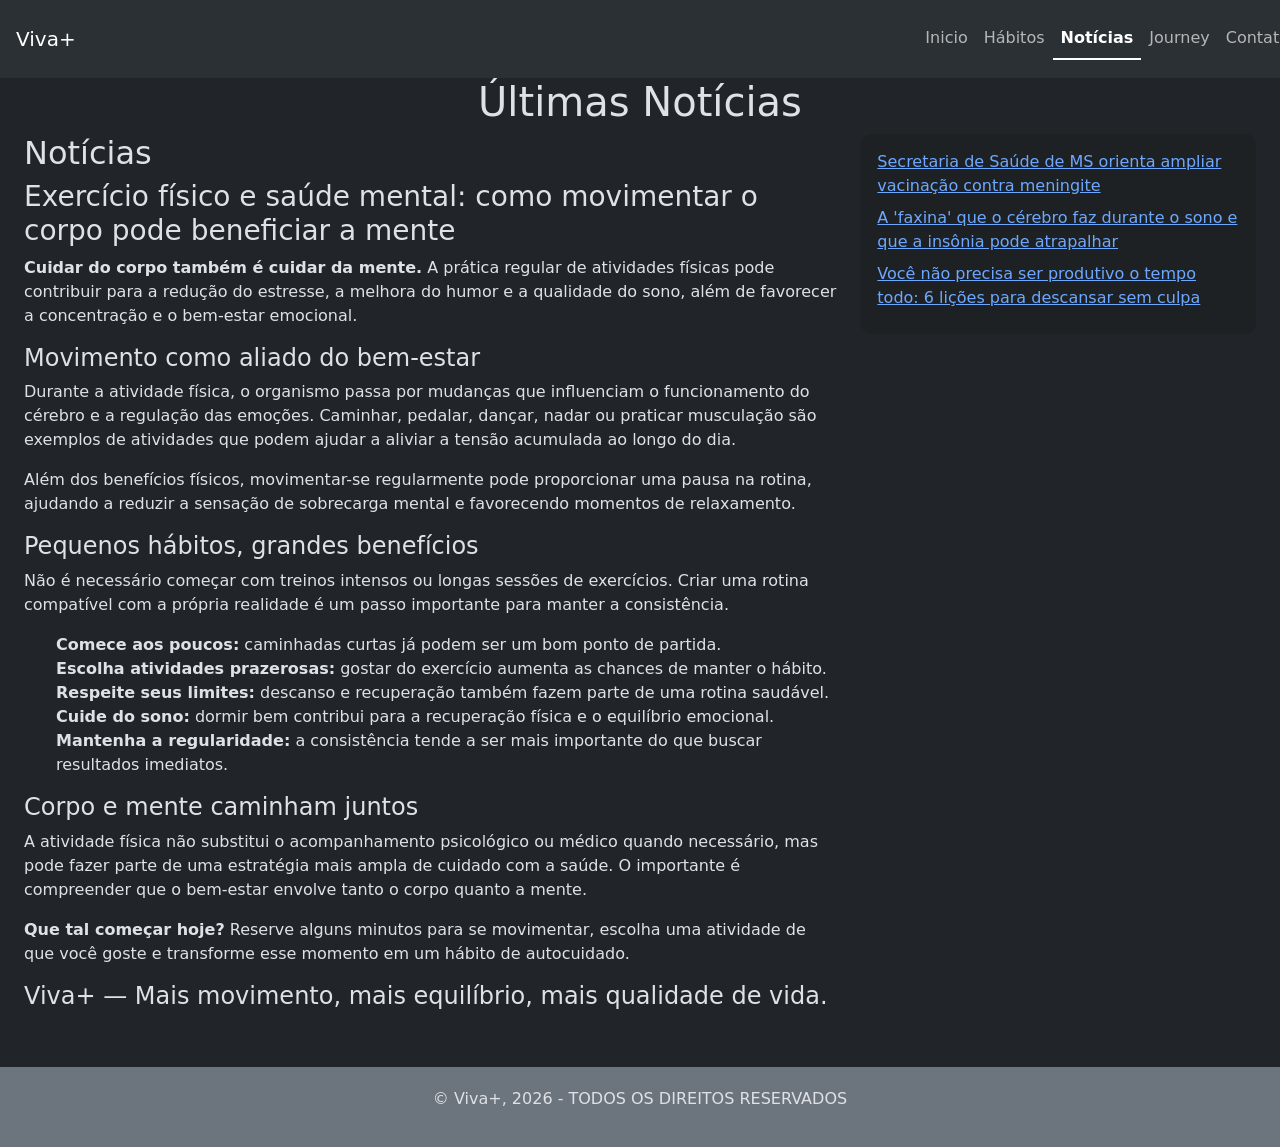
<file: AT4-Site-Multi-Paginas-Bootstrap/noticias.html>
<!doctype html>
<html lang="pt-br" data-bs-theme="dark">
  <head>
    <meta charset="UTF-8" />
    <meta name="viewport" content="width=device-width, initial-scale=1.0" />
    <title>Viva+ | Notícias</title>
    <link rel="shortcut icon" href="./img/svg-page.svg" type="image/x-icon">
    <link
      href="https://cdn.jsdelivr.net/npm/bootstrap@5.3.3/dist/css/bootstrap.min.css"
      rel="stylesheet"
      integrity="sha384-QWTKZyjpPEjISv5WaRU9OFeRpok6YctnYmDr5pNlyT2bRjXh0JMhjY6hW+ALEwIH"
      crossorigin="anonymous"
    />
    <link rel="stylesheet" href="./css/global.css" />
    <link rel="stylesheet" href="./css/header.css" />
    <link rel="stylesheet" href="./css/style.css" />
  </head>
  <header>
    <nav class="row navbar nav-underline navbar-expand-lg bg-body-tertiary">
      <div class="col-8 m-3">
        <a class="navbar-brand" href="./index.html">Viva+</a>
      </div>
      <button
        class="navbar-toggler"
        type="button"
        data-bs-toggle="collapse"
        data-bs-target="#navbarNav"
        aria-controls="navbarNav"
        aria-expanded="false"
        aria-label="Toggle navigation"
      >
        <span class="navbar-toggler-icon"></span>
      </button>
      <div class="col-4 collapse navbar-collapse" id="navbarNav">
        <ul class="navbar-nav">
          <li class="nav-item">
            <a class="nav-link" aria-current="page" href="./index.html"
              >Inicio</a
            >
          </li>
          <li class="nav-item">
            <a class="nav-link" href="./habitos.html">Hábitos</a>
          </li>
          <li class="nav-item">
            <a class="nav-link active" href="./noticias.html">Notícias</a>
          </li>
          <li class="nav-item">
            <a class="nav-link" href="./journey.html">Journey</a>
          </li>
          <li class="nav-item">
            <a class="nav-link" href="./contato.html">Contato</a>
          </li>
        </ul>
      </div>
    </nav>
  </header>
  <main>
    <section>
      <div class="container-fluid d-flex justify-content-center">
        <h1>Últimas Notícias</h1>
      </div>
      <div class="container-fluid row m-auto">
        <article class="col-md-8">
          <h2>Notícias</h2>
          <h3>
            Exercício físico e saúde mental: como movimentar o corpo pode
            beneficiar a mente
          </h3>

          <p>
            <strong>Cuidar do corpo também é cuidar da mente.</strong> A prática
            regular de atividades físicas pode contribuir para a redução do
            estresse, a melhora do humor e a qualidade do sono, além de
            favorecer a concentração e o bem-estar emocional.
          </p>

          <h4>Movimento como aliado do bem-estar</h3>

          <p>
            Durante a atividade física, o organismo passa por mudanças que
            influenciam o funcionamento do cérebro e a regulação das emoções.
            Caminhar, pedalar, dançar, nadar ou praticar musculação são exemplos
            de atividades que podem ajudar a aliviar a tensão acumulada ao longo
            do dia.
          </p>

          <p>
            Além dos benefícios físicos, movimentar-se regularmente pode
            proporcionar uma pausa na rotina, ajudando a reduzir a sensação de
            sobrecarga mental e favorecendo momentos de relaxamento.
          </p>

          <h4>Pequenos hábitos, grandes benefícios</h3>

          <p>
            Não é necessário começar com treinos intensos ou longas sessões de
            exercícios. Criar uma rotina compatível com a própria realidade é um
            passo importante para manter a consistência.
          </p>

          <ul>
            <li>
              <strong>Comece aos poucos:</strong> caminhadas curtas já podem ser
              um bom ponto de partida.
            </li>
            <li>
              <strong>Escolha atividades prazerosas:</strong> gostar do
              exercício aumenta as chances de manter o hábito.
            </li>
            <li>
              <strong>Respeite seus limites:</strong> descanso e recuperação
              também fazem parte de uma rotina saudável.
            </li>
            <li>
              <strong>Cuide do sono:</strong> dormir bem contribui para a
              recuperação física e o equilíbrio emocional.
            </li>
            <li>
              <strong>Mantenha a regularidade:</strong> a consistência tende a
              ser mais importante do que buscar resultados imediatos.
            </li>
          </ul>

          <h4>Corpo e mente caminham juntos</h3>

          <p>
            A atividade física não substitui o acompanhamento psicológico ou
            médico quando necessário, mas pode fazer parte de uma estratégia
            mais ampla de cuidado com a saúde. O importante é compreender que o
            bem-estar envolve tanto o corpo quanto a mente.
          </p>

          <p>
            <strong>Que tal começar hoje?</strong> Reserve alguns minutos para
            se movimentar, escolha uma atividade de que você goste e transforme
            esse momento em um hábito de autocuidado.
          </p>

          <h4>
            Viva+ — Mais movimento, mais equilíbrio, mais qualidade de vida.
          </h3>
        </article>
        <aside class="col-md-4">
          <div class="position-sticky" style="top: 20px">
            <ul class="p-3">
              <li class="mb-2"><a class="text-start" href="#">Secretaria de Saúde de MS orienta ampliar vacinação contra meningite </a></li>
              <li class="mb-2"><a href="#">A 'faxina' que o cérebro faz durante o sono e que a insônia pode atrapalhar</a></li>
              <li class="mb-2"><a href="#">Você não precisa ser produtivo o tempo todo: 6 lições para descansar sem culpa</a></li>
            </ul>
          </div>
        </aside>
      </div>
    </section>
  </main>
  <footer class="mt-5 d-flex align-items-center justify-content-center bg-secondary">
    <div>
      <p>&copy; Viva+, 2026 - TODOS OS DIREITOS RESERVADOS</p>
    </div>
  </footer>
  <body>
    <script
      src="https://cdn.jsdelivr.net/npm/bootstrap@5.3.3/dist/js/bootstrap.bundle.min.js"
      integrity="sha384-YvpcrYf0tY3lHB60NNkmXc5s9fDVZLESaAA55NDzOxhy9GkcIdslK1eN7N6jIeHz"
      crossorigin="anonymous"
    ></script>
  </body>
</html>
</file>
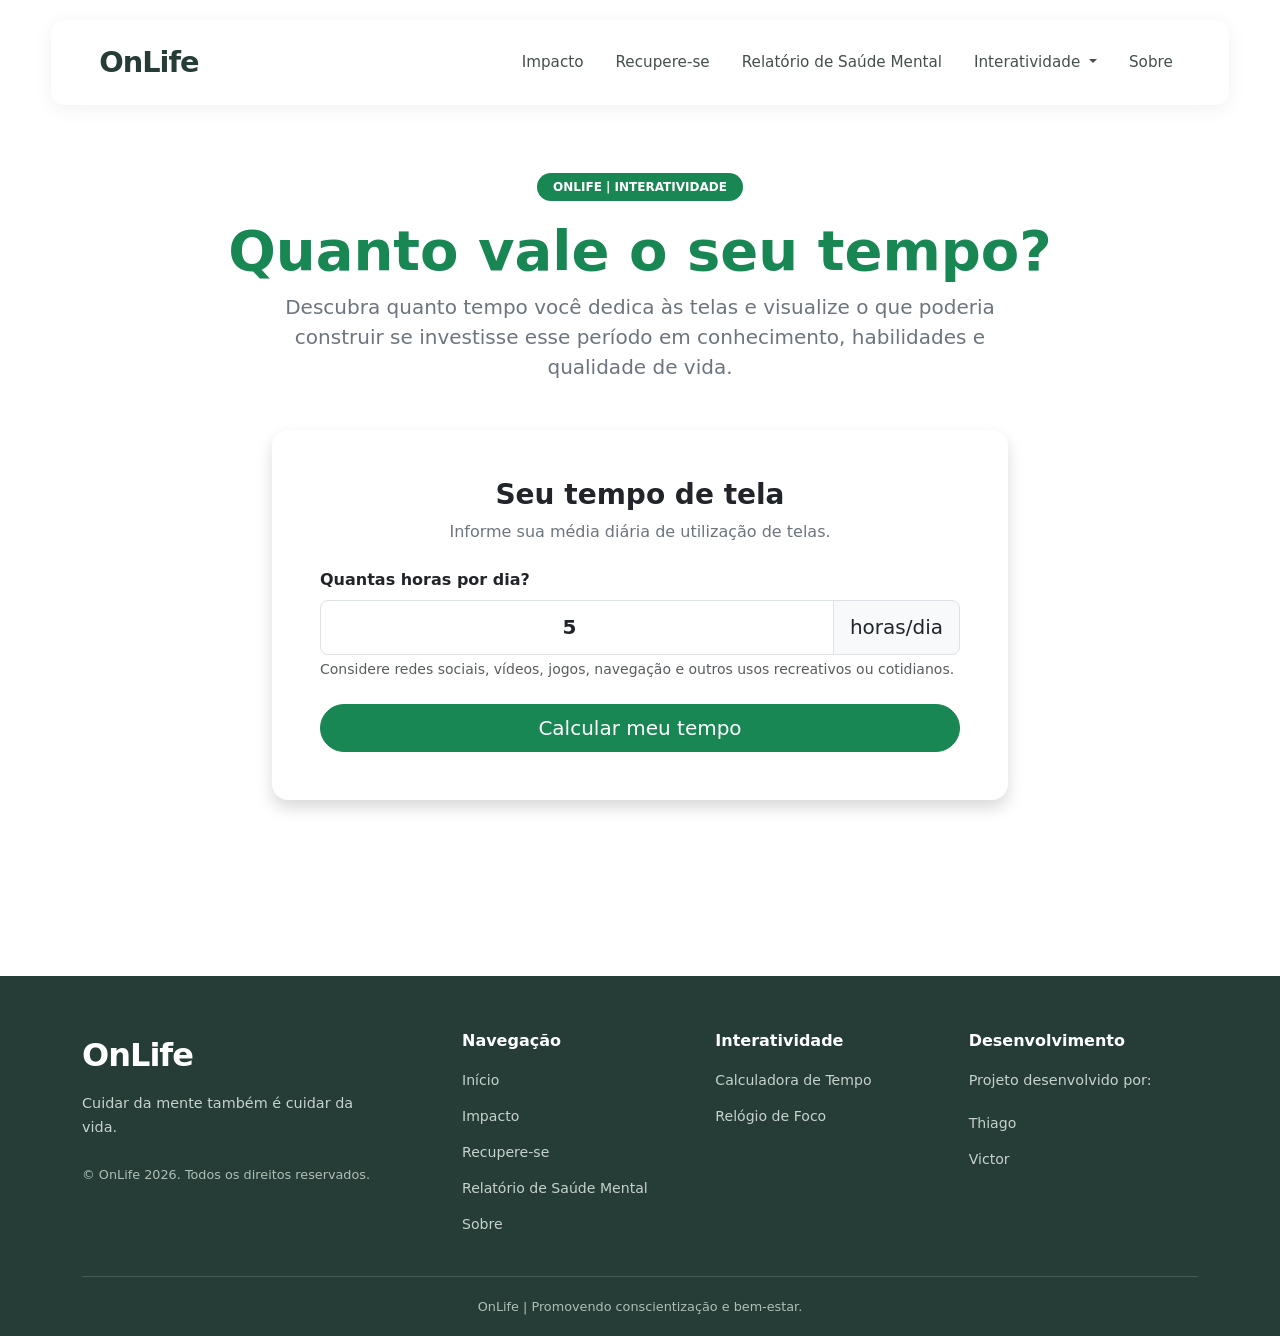
<file: AT5-Front-End-Copilotado-com-IA/pages/calculadora_tempo.html>
<!DOCTYPE html>
<html lang="pt-BR">
<head>
    <meta charset="UTF-8">
    <meta name="viewport" content="width=device-width, initial-scale=1.0">

    <link href="https://cdn.jsdelivr.net/npm/bootstrap@5.3.8/dist/css/bootstrap.min.css" rel="stylesheet" integrity="sha384-sRIl4kxILFvY47J16cr9ZwB07vP4J8+LH7qKQnuqkuIAvNWLzeN8tE5YBujZqJLB" crossorigin="anonymous">

    <link rel="stylesheet" href="./../css/global.css">
    <link rel="stylesheet" href="./../css/header.css">
    <link rel="stylesheet" href="./../css/calculadora_tempo.css">   
    <link rel="stylesheet" href="./../css/footer.css">

    <title>Onlife | Calculando seu tempo</title>
</head>
<body>

    <header class="site-header">
        <nav class="navbar navbar-expand-lg">
            <div class="container-fluid px-lg-5">

                <a class="navbar-brand" href="./../index.html">
                    OnLife
                </a>

                <button
                    class="navbar-toggler"
                    type="button"
                    data-bs-toggle="offcanvas"
                    data-bs-target="#menuMobile"
                    aria-controls="menuMobile"
                    aria-label="Abrir menu de navegação"
                >
                    <span class="navbar-toggler-icon"></span>
                </button>

                <div class="collapse navbar-collapse justify-content-end">
                    <ul class="navbar-nav align-items-lg-center gap-lg-3">

                        <li class="nav-item">
                            <a class="nav-link" href="./../pages/impacto.html">
                                Impacto
                            </a>
                        </li>

                        <li class="nav-item">
                            <a class="nav-link" href="./../pages/recupere_se.html">
                                Recupere-se
                            </a>
                        </li>

                        <li class="nav-item">
                            <a class="nav-link" href="./../pages/relatorio.html">
                                Relatório de Saúde Mental
                            </a>
                        </li>

                        <li class="nav-item dropdown">
                            <a
                                class="nav-link dropdown-toggle"
                                href="#"
                                role="button"
                                data-bs-toggle="dropdown"
                                aria-expanded="false"
                            >
                                Interatividade
                            </a>

                            <ul class="dropdown-menu">
                                <li>
                                    <a class="dropdown-item" href="./../pages/calculadora_tempo.html">
                                        Calculadora de Tempo
                                    </a>
                                </li>

                                <li>
                                    <a class="dropdown-item" href="./../pages/relogio_foco.html">
                                        Relógio de Foco
                                    </a>
                                </li>
                            </ul>
                        </li>

                        <li class="nav-item">
                            <a class="nav-link" href="./../pages/sobre.html">
                                Sobre
                            </a>
                        </li>

                    </ul>
                </div>

                <div
                    class="offcanvas offcanvas-end mobile-menu"
                    tabindex="-1"
                    id="menuMobile"
                    aria-labelledby="menuMobileLabel"
                >
                    <div class="offcanvas-header">
                        <h5 class="offcanvas-title" id="menuMobileLabel">
                            OnLife
                        </h5>

                        <button
                            type="button"
                            class="btn-close"
                            data-bs-dismiss="offcanvas"
                            aria-label="Fechar menu"
                        ></button>
                    </div>

                    <div class="offcanvas-body">
                        <ul class="navbar-nav gap-2">

                            <li class="nav-item">
                                <a class="nav-link" href="./../pages/impacto.html">
                                    Impacto
                                </a>
                            </li>

                            <li class="nav-item">
                                <a class="nav-link" href="./../pages/recupere_se.html">
                                    Recupere-se
                                </a>
                            </li>

                            <li class="nav-item">
                                <a class="nav-link" href="./../pages/relatorio.html">
                                    Relatório de Saúde Mental
                                </a>
                            </li>

                            <li class="nav-item">
                                <a
                                    class="nav-link"
                                    data-bs-toggle="collapse"
                                    href="#submenuInteratividade"
                                    role="button"
                                    aria-expanded="false"
                                    aria-controls="submenuInteratividade"
                                >
                                    Interatividade
                                    <span class="dropdown-arrow">⌄</span>
                                </a>

                                <div class="collapse" id="submenuInteratividade">
                                    <ul class="navbar-nav submenu-mobile">
                                        <li>
                                            <a class="nav-link" href="./../pages/calculadora_tempo.html">
                                                Calculadora de Tempo
                                            </a>
                                        </li>

                                        <li>
                                            <a class="nav-link" href="./../pages/relogio_foco.html">
                                                Relógio de Foco
                                            </a>
                                        </li>
                                    </ul>
                                </div>
                            </li>

                            <li class="nav-item">
                                <a class="nav-link" href="./../pages/sobre.html">
                                    Sobre
                                </a>
                            </li>

                        </ul>
                    </div>
                </div>

            </div>
        </nav>
    </header>


<main class="calculadora-page">

    <section class="container py-5">

        <div class="text-center mb-5">
            <span class="badge rounded-pill text-bg-success px-3 py-2 mb-3">
                ONLIFE | INTERATIVIDADE
            </span>

            <h1 class="display-4 fw-bold text-success">
                Quanto vale o seu tempo?
            </h1>

            <p class="lead text-secondary mx-auto" style="max-width: 750px;">
                Descubra quanto tempo você dedica às telas e visualize
                o que poderia construir se investisse esse período em
                conhecimento, habilidades e qualidade de vida.
            </p>
        </div>

        <div class="row justify-content-center mb-5">
            <div class="col-12 col-lg-8">

                <div class="card border-0 shadow rounded-4">
                    <div class="card-body p-4 p-lg-5">

                        <div class="text-center mb-4">
                            <h2 class="h3 fw-bold">Seu tempo de tela</h2>
                            <p class="text-secondary">
                                Informe sua média diária de utilização de telas.
                            </p>
                        </div>

                        <form id="formCalculadora">

                            <div class="mb-4">
                                <label for="mediaHoras" class="form-label fw-semibold">
                                    Quantas horas por dia?
                                </label>

                                <div class="input-group input-group-lg">
                                    <input
                                        type="number"
                                        class="form-control text-center fw-bold"
                                        id="mediaHoras"
                                        min="0"
                                        max="24"
                                        step="0.25"
                                        value="5"
                                        required
                                    >
                                    <span class="input-group-text">horas/dia</span>
                                </div>

                                <div class="form-text">
                                    Considere redes sociais, vídeos, jogos,
                                    navegação e outros usos recreativos ou cotidianos.
                                </div>
                            </div>

                            <button type="submit" class="btn btn-success btn-lg w-100 rounded-pill">
                                Calcular meu tempo
                            </button>

                        </form>

                    </div>
                </div>

            </div>
        </div>

        <section id="resultado" class="d-none">

            <div class="text-center mb-4">
                <span class="badge text-bg-success mb-3">
                    RESULTADO DA CALCULADORA
                </span>

                <h2 class="display-6 fw-bold">
                    O tempo que você dedica às telas
                </h2>

                <p class="text-secondary">
                    Veja como suas horas diárias se acumulam ao longo dos anos.
                </p>
            </div>

            <div class="row g-3 mb-5">

                <div class="col-12 col-md-6 col-lg-4">
                    <div class="card h-100 border-0 shadow-sm rounded-4">
                        <div class="card-body p-4">
                            <span class="text-secondary small">Por dia</span>
                            <h3 class="display-6 fw-bold text-success mt-2" id="tempoDia">0h</h3>
                            <p class="text-secondary mb-0">Tempo diário nas telas</p>
                        </div>
                    </div>
                </div>

                <div class="col-12 col-md-6 col-lg-4">
                    <div class="card h-100 border-0 shadow-sm rounded-4">
                        <div class="card-body p-4">
                            <span class="text-secondary small">Por semana</span>
                            <h3 class="display-6 fw-bold text-success mt-2" id="tempoSemana">0h</h3>
                            <p class="text-secondary mb-0">Equivalente a 7 dias</p>
                        </div>
                    </div>
                </div>

                <div class="col-12 col-md-6 col-lg-4">
                    <div class="card h-100 border-0 shadow-sm rounded-4">
                        <div class="card-body p-4">
                            <span class="text-secondary small">Por mês</span>
                            <h3 class="display-6 fw-bold text-success mt-2" id="tempoMes">0h</h3>
                            <p class="text-secondary mb-0">Projeção de 30 dias</p>
                        </div>
                    </div>
                </div>

                <div class="col-12 col-md-6 col-lg-4">
                    <div class="card h-100 border-0 shadow-sm rounded-4">
                        <div class="card-body p-4">
                            <span class="text-secondary small">Por ano</span>
                            <h3 class="display-6 fw-bold text-success mt-2" id="tempoAno">0h</h3>
                            <p class="text-secondary mb-0">Projeção de 365 dias</p>
                        </div>
                    </div>
                </div>

                <div class="col-12 col-md-6 col-lg-4">
                    <div class="card h-100 border-0 shadow-sm rounded-4">
                        <div class="card-body p-4">
                            <span class="text-secondary small">Em 5 anos</span>
                            <h3 class="display-6 fw-bold text-success mt-2" id="tempoCincoAnos">0h</h3>
                            <p class="text-secondary mb-0">Projeção de 1.825 dias</p>
                        </div>
                    </div>
                </div>

                <div class="col-12 col-md-6 col-lg-4">
                    <div class="card h-100 border-0 shadow-sm rounded-4">
                        <div class="card-body p-4">
                            <span class="text-secondary small">Em 10 anos</span>
                            <h3 class="display-6 fw-bold text-success mt-2" id="tempoDezAnos">0h</h3>
                            <p class="text-secondary mb-0">Projeção de 3.650 dias</p>
                        </div>
                    </div>
                </div>

            </div>

            <div class="card border-0 shadow-sm rounded-4 mb-5">
                <div class="card-body p-4 p-lg-5">

                    <h3 class="h4 fw-bold mb-3">
                        Uma perspectiva diferente
                    </h3>

                    <p class="text-secondary mb-3" id="mensagemResultado"></p>

                    <div class="progress rounded-pill" style="height: 14px;">
                        <div
                            class="progress-bar bg-success"
                            id="barraTempo"
                            role="progressbar"
                            style="width: 0%;"
                            aria-valuemin="0"
                            aria-valuemax="24"
                        ></div>
                    </div>

                    <div class="d-flex justify-content-between mt-2">
                        <small class="text-secondary">0 horas</small>
                        <small class="text-secondary">24 horas</small>
                    </div>

                </div>
            </div>

        </section>

        <section id="comparativo" class="d-none">

            <div class="text-center mb-5">

                <span class="badge rounded-pill text-bg-success px-3 py-2 mb-3">
                    E SE VOCÊ INVESTISSE ESSE TEMPO?
                </span>

                <h2 class="display-6 fw-bold text-success">
                    O que você poderia conquistar?
                </h2>

                <p class="lead text-secondary mx-auto" style="max-width: 750px;">
                    Imagine direcionar o mesmo número de horas para
                    atividades que contribuem para seu desenvolvimento.
                </p>

            </div>

            <div class="row justify-content-center mb-4">

                <div class="col-12 col-md-7 col-lg-5">

                    <label for="periodoComparacao" class="form-label fw-semibold">
                        Escolha o período de comparação
                    </label>

                    <select class="form-select form-select-lg" id="periodoComparacao">
                        <option value="1">1 ano</option>
                        <option value="5">5 anos</option>
                        <option value="10">10 anos</option>
                    </select>

                    <p class="form-text">
                        As comparações serão recalculadas conforme o período escolhido.
                    </p>

                </div>

            </div>

            <div class="card border-0 shadow-sm rounded-4 mb-4">
                <div class="card-body p-4 p-lg-5">

                    <div class="text-center mb-4">
                        <span class="text-secondary">Tempo disponível para investir</span>
                        <h3 class="display-5 fw-bold text-success mt-2" id="totalComparacao">
                            0 horas
                        </h3>
                    </div>

                    <div class="row g-3" id="cardsComparacao">

                        <div class="col-12 col-md-6 col-lg-4">
                            <div class="border rounded-4 p-3 h-100">
                                <div class="fs-2 mb-2">📚</div>
                                <h4 class="h5 fw-bold">Leitura</h4>
                                <p class="display-6 fw-bold text-success" id="livros">0</p>
                                <p class="small text-secondary mb-0">
                                    Livros de aproximadamente 200 páginas,
                                    considerando 2,085 horas por livro.
                                </p>
                            </div>
                        </div>

                        <div class="col-12 col-md-6 col-lg-4">
                            <div class="border rounded-4 p-3 h-100">
                                <div class="fs-2 mb-2">🧠</div>
                                <h4 class="h5 fw-bold">Novas habilidades</h4>
                                <p class="display-6 fw-bold text-success" id="habilidades">0</p>
                                <p class="small text-secondary mb-0">
                                    Ciclos completos de 20 horas de prática
                                    deliberada para desenvolver competências iniciais.
                                </p>
                            </div>
                        </div>

                        <div class="col-12 col-md-6 col-lg-4">
                            <div class="border rounded-4 p-3 h-100">
                                <div class="fs-2 mb-2">🌎</div>
                                <h4 class="h5 fw-bold">Aprendizado de idiomas</h4>
                                <p class="h4 fw-bold text-success" id="idiomas">0</p>
                                <p class="small text-secondary mb-0">
                                    Equivalência de horas em relação às referências
                                    de formação linguística do FSI.
                                </p>
                            </div>
                        </div>

                        <div class="col-12 col-md-6 col-lg-4">
                            <div class="border rounded-4 p-3 h-100">
                                <div class="fs-2 mb-2">🏃</div>
                                <h4 class="h5 fw-bold">Condicionamento físico</h4>
                                <p class="display-6 fw-bold text-success" id="treinos">0</p>
                                <p class="small text-secondary mb-0">
                                    Sessões equivalentes de 30 minutos
                                    de atividade física.
                                </p>
                            </div>
                        </div>

                        <div class="col-12 col-md-6 col-lg-4">
                            <div class="border rounded-4 p-3 h-100">
                                <div class="fs-2 mb-2">🎓</div>
                                <h4 class="h5 fw-bold">Estudos e formação</h4>
                                <p class="display-6 fw-bold text-success" id="cursos">0</p>
                                <p class="small text-secondary mb-0">
                                    Módulos equivalentes de 40 horas
                                    de estudo estruturado.
                                </p>
                            </div>
                        </div>

                        <div class="col-12 col-md-6 col-lg-4">
                            <div class="border rounded-4 p-3 h-100">
                                <div class="fs-2 mb-2">🌱</div>
                                <h4 class="h5 fw-bold">Construção de hábitos</h4>
                                <p class="display-6 fw-bold text-success" id="habitos">0</p>
                                <p class="small text-secondary mb-0">
                                    Ciclos equivalentes de 30 dias
                                    dedicando 15 minutos diários a uma prática.
                                </p>
                            </div>
                        </div>

                    </div>

                </div>
            </div>

            <div class="alert alert-success border-0 rounded-4 p-4 mb-5">
                <h3 class="h5 fw-bold">
                    Seu tempo pode construir algo diferente.
                </h3>

                <p class="mb-0" id="reflexaoComparacao">
                    Cada hora pode representar uma oportunidade de aprendizado,
                    desenvolvimento e mudança.
                </p>
            </div>

            <div class="card border-0 shadow-sm rounded-4 mb-5">
                <div class="card-body p-4">

                    <h3 class="h4 fw-bold mb-3">
                        Entenda as estimativas
                    </h3>

                    <div class="accordion" id="accordionFontes">

                        <div class="accordion-item">
                            <h4 class="accordion-header">
                                <button class="accordion-button" type="button" data-bs-toggle="collapse" data-bs-target="#fonteLeitura">
                                    Leitura de livros
                                </button>
                            </h4>

                            <div id="fonteLeitura" class="accordion-collapse collapse show" data-bs-parent="#accordionFontes">
                                <div class="accordion-body text-secondary">
                                    O artigo de Charles Chu, publicado na Quartz,
                                    apresenta uma estimativa de 417 horas anuais
                                    para a leitura de 200 livros. A calculadora
                                    utiliza essa proporção como referência, não
                                    como garantia de leitura ou compreensão.
                                </div>
                            </div>
                        </div>

                        <div class="accordion-item">
                            <h4 class="accordion-header">
                                <button class="accordion-button collapsed" type="button" data-bs-toggle="collapse" data-bs-target="#fonteIdiomas">
                                    Aprendizado de idiomas — FSI
                                </button>
                            </h4>

                            <div id="fonteIdiomas" class="accordion-collapse collapse" data-bs-parent="#accordionFontes">
                                <div class="accordion-body text-secondary">
                                    O Foreign Service Institute apresenta estimativas
                                    de 600 a 750 horas para idiomas da categoria I,
                                    900 horas para a categoria II, 1.100 horas
                                    para a categoria III e 2.200 horas para a
                                    categoria IV. Os parâmetros foram desenvolvidos
                                    para profissionais falantes nativos de inglês
                                    em treinamento intensivo. Não devem ser
                                    interpretados como previsão individual para
                                    falantes de português.
                                </div>
                            </div>
                        </div>

                        <div class="accordion-item">
                            <h4 class="accordion-header">
                                <button class="accordion-button collapsed" type="button" data-bs-toggle="collapse" data-bs-target="#fonteFisica">
                                    Condicionamento físico — ACSM / CDC
                                </button>
                            </h4>

                            <div id="fonteFisica" class="accordion-collapse collapse" data-bs-parent="#accordionFontes">
                                <div class="accordion-body text-secondary">
                                    As recomendações para adultos incluem pelo menos
                                    150 minutos semanais de atividade aeróbica moderada
                                    e fortalecimento muscular em dois ou mais dias
                                    por semana. A quantidade de horas, isoladamente,
                                    não determina resultados físicos.
                                </div>
                            </div>
                        </div>

                        <div class="accordion-item">
                            <h4 class="accordion-header">
                                <button class="accordion-button collapsed" type="button" data-bs-toggle="collapse" data-bs-target="#fonteHabilidades">
                                    Aquisição de habilidades — 20 horas
                                </button>
                            </h4>

                            <div id="fonteHabilidades" class="accordion-collapse collapse" data-bs-parent="#accordionFontes">
                                <div class="accordion-body text-secondary">
                                    Josh Kaufman popularizou a proposta de dedicar
                                    20 horas de prática deliberada para superar
                                    a barreira inicial de aprendizagem de uma
                                    habilidade. Isso não significa domínio,
                                    fluência ou especialização em apenas 20 horas.
                                </div>
                            </div>
                        </div>

                    </div>

                </div>
            </div>

        </section>

    </section>

</main>


    <footer class="site-footer">
    <div class="container">
        <div class="row gy-4 footer-main">

            <div class="col-12 col-md-5 col-lg-4">
                <a class="footer-brand" href="./../index.html">
                    OnLife
                </a>

                <p class="footer-description">
                    Cuidar da mente também é cuidar da vida.
                </p>

                <p class="footer-copyright">
                    &copy; OnLife 2026. Todos os direitos reservados.
                </p>
            </div>

            <div class="col-12 col-md-7 col-lg-8">
                <div class="row gy-4">

                    <div class="col-6 col-lg-4">
                        <h5 class="footer-title">Navegação</h5>

                        <ul class="footer-links">
                            <li>
                                <a href="./../index.html">Início</a>
                            </li>
                            <li>
                                <a href="./../pages/impacto.html">Impacto</a>
                            </li>
                            <li>
                                <a href="./../pages/recupere_se.html">Recupere-se</a>
                            </li>
                            <li>
                                <a href="./../pages/relatorio.html">Relatório de Saúde Mental</a>
                            </li>
                            <li>
                                <a href="./../pages/sobre.html">Sobre</a>
                            </li>
                        </ul>
                    </div>

                    <div class="col-6 col-lg-4">
                        <h5 class="footer-title">Interatividade</h5>

                        <ul class="footer-links">
                            <li>
                                <a href="./../pages/calculadora_tempo.html">Calculadora de Tempo</a>
                            </li>
                            <li>
                                <a href="./../pages/relogio_foco.html">Relógio de Foco</a>
                            </li>
                        </ul>
                    </div>

                    <div class="col-12 col-lg-4">
                        <h5 class="footer-title">Desenvolvimento</h5>

                        <p class="footer-description">
                            Projeto desenvolvido por:
                        </p>

                        <ul class="footer-links">
                            <li>
                                <a href="https://github.com/Thiago-P-Sampaio" target="_blank" rel="noopener noreferrer">
                                    Thiago
                                </a>
                            </li>
                            <li>
                                <a href="https://github.com/gunter-458" target="_blank" rel="noopener noreferrer">
                                    Victor
                                </a>
                            </li>
                        </ul>
                    </div>

                </div>
            </div>

        </div>

        <div class="footer-bottom">
            <p>OnLife | Promovendo conscientização e bem-estar.</p>
        </div>
    </div>
</footer>

    <script src="https://cdn.jsdelivr.net/npm/bootstrap@5.3.8/dist/js/bootstrap.bundle.min.js" integrity="sha384-FKyoEForCGlyvwx9Hj09JcYn3nv7wiPVlz7YYwJrWVcXK/BmnVDxM+D2scQbITxI" crossorigin="anonymous"></script>
    <script src="../js/calculadora_tempo.js" defer></script>

</body>
</html>
</file>
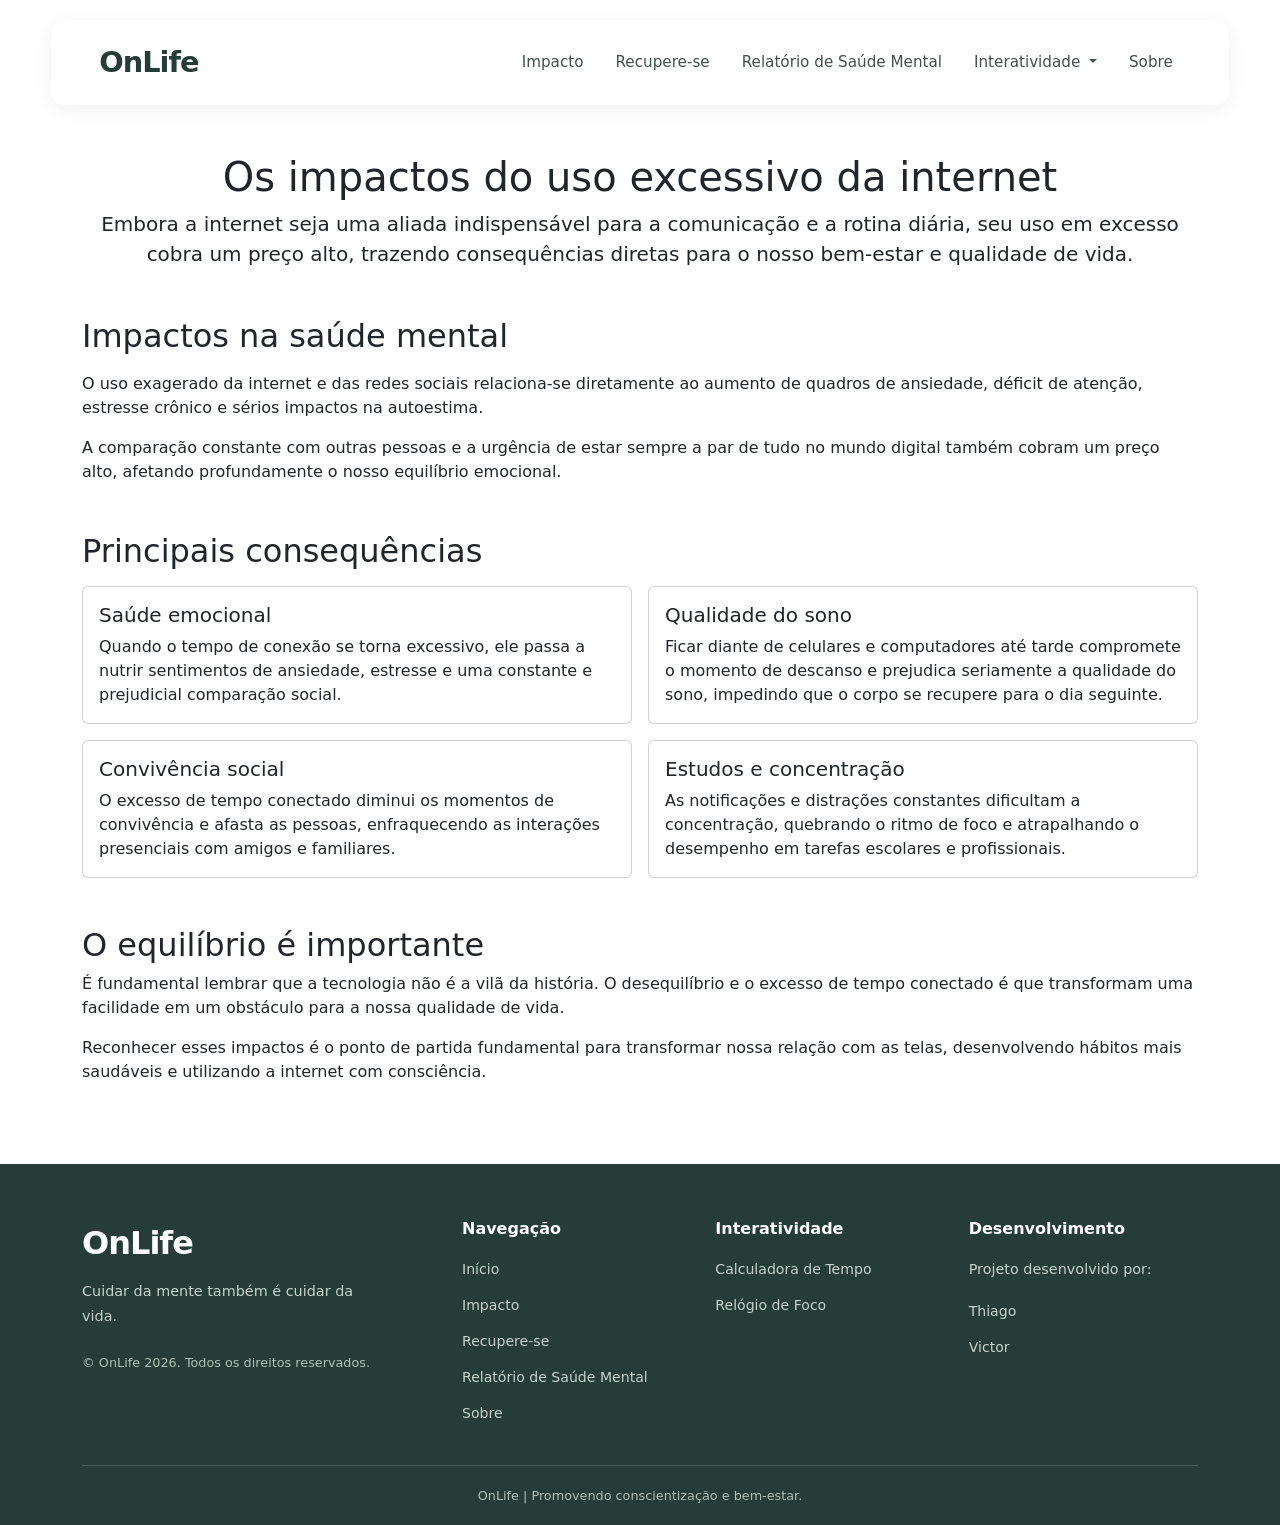
<file: AT5-Front-End-Copilotado-com-IA/pages/impacto.html>
<!DOCTYPE html>
<html lang="pt-BR">
<head>
    <meta charset="UTF-8">
    <meta name="viewport" content="width=device-width, initial-scale=1.0">

    <link href="https://cdn.jsdelivr.net/npm/bootstrap@5.3.8/dist/css/bootstrap.min.css" rel="stylesheet" integrity="sha384-sRIl4kxILFvY47J16cr9ZwB07vP4J8+LH7qKQnuqkuIAvNWLzeN8tE5YBujZqJLB" crossorigin="anonymous">

    <link rel="stylesheet" href="./../css/global.css">
    <link rel="stylesheet" href="./../css/header.css">
    <link rel="stylesheet" href="./../css/footer.css">

    <title>Onlife | Impacto</title>
</head>
<body>

    <header class="site-header">
        <nav class="navbar navbar-expand-lg">
            <div class="container-fluid px-lg-5">

                <a class="navbar-brand" href="./../index.html">
                    OnLife
                </a>

                <button
                    class="navbar-toggler"
                    type="button"
                    data-bs-toggle="offcanvas"
                    data-bs-target="#menuMobile"
                    aria-controls="menuMobile"
                    aria-label="Abrir menu de navegação"
                >
                    <span class="navbar-toggler-icon"></span>
                </button>

                <div class="collapse navbar-collapse justify-content-end">
                    <ul class="navbar-nav align-items-lg-center gap-lg-3">

                        <li class="nav-item">
                            <a class="nav-link" href="./../pages/impacto.html">
                                Impacto
                            </a>
                        </li>

                        <li class="nav-item">
                            <a class="nav-link" href="./../pages/recupere_se.html">
                                Recupere-se
                            </a>
                        </li>

                        <li class="nav-item">
                            <a class="nav-link" href="./../pages/relatorio.html">
                                Relatório de Saúde Mental
                            </a>
                        </li>

                        <li class="nav-item dropdown">
                            <a
                                class="nav-link dropdown-toggle"
                                href="#"
                                role="button"
                                data-bs-toggle="dropdown"
                                aria-expanded="false"
                            >
                                Interatividade
                            </a>

                            <ul class="dropdown-menu">
                                <li>
                                    <a class="dropdown-item" href="./../pages/calculadora_tempo.html">
                                        Calculadora de Tempo
                                    </a>
                                </li>

                                <li>
                                    <a class="dropdown-item" href="./../pages/relogio_foco.html">
                                        Relógio de Foco
                                    </a>
                                </li>
                            </ul>
                        </li>

                        <li class="nav-item">
                            <a class="nav-link" href="./../pages/sobre.html">
                                Sobre
                            </a>
                        </li>

                    </ul>
                </div>

                <div
                    class="offcanvas offcanvas-end mobile-menu"
                    tabindex="-1"
                    id="menuMobile"
                    aria-labelledby="menuMobileLabel"
                >
                    <div class="offcanvas-header">
                        <h5 class="offcanvas-title" id="menuMobileLabel">
                            OnLife
                        </h5>

                        <button
                            type="button"
                            class="btn-close"
                            data-bs-dismiss="offcanvas"
                            aria-label="Fechar menu"
                        ></button>
                    </div>

                    <div class="offcanvas-body">
                        <ul class="navbar-nav gap-2">

                            <li class="nav-item">
                                <a class="nav-link" href="./../pages/impacto.html">
                                    Impacto
                                </a>
                            </li>

                            <li class="nav-item">
                                <a class="nav-link" href="./../pages/recupere_se.html">
                                    Recupere-se
                                </a>
                            </li>

                            <li class="nav-item">
                                <a class="nav-link" href="./../pages/relatorio.html">
                                    Relatório de Saúde Mental
                                </a>
                            </li>

                            <li class="nav-item">
                                <a
                                    class="nav-link"
                                    data-bs-toggle="collapse"
                                    href="#submenuInteratividade"
                                    role="button"
                                    aria-expanded="false"
                                    aria-controls="submenuInteratividade"
                                >
                                    Interatividade
                                    <span class="dropdown-arrow">⌄</span>
                                </a>

                                <div class="collapse" id="submenuInteratividade">
                                    <ul class="navbar-nav submenu-mobile">
                                        <li>
                                            <a class="nav-link" href="./../pages/calculadora_tempo.html">
                                                Calculadora de Tempo
                                            </a>
                                        </li>

                                        <li>
                                            <a class="nav-link" href="./../pages/relogio_foco.html">
                                                Relógio de Foco
                                            </a>
                                        </li>
                                    </ul>
                                </div>
                            </li>

                            <li class="nav-item">
                                <a class="nav-link" href="./../pages/sobre.html">
                                    Sobre
                                </a>
                            </li>

                        </ul>
                    </div>
                </div>

            </div>
        </nav>
    </header>

<main class="container my-5">

    <div class="text-center mb-5">
        <h1>Os impactos do uso excessivo da internet</h1>

        <p class="lead">
            Embora a internet seja uma aliada indispensável para a comunicação e a
            rotina diária, seu uso em excesso cobra um preço alto, trazendo
            consequências diretas para o nosso bem-estar e qualidade de vida.
        </p>
    </div>

    <section class="mb-5">
        <h2 class="mb-3">Impactos na saúde mental</h2>

        <p>
            O uso exagerado da internet e das redes sociais relaciona-se diretamente ao
            aumento de quadros de ansiedade, déficit de atenção, estresse crônico e
            sérios impactos na autoestima.
        </p>

        <p>
            A comparação constante com outras pessoas e a urgência de estar sempre a
            par de tudo no mundo digital também cobram um preço alto, afetando
            profundamente o nosso equilíbrio emocional.
        </p>
    </section>

    <section class="mb-5">
        <h2 class="mb-3">Principais consequências</h2>

        <div class="row g-3">

            <div class="col-md-6">
                <div class="card h-100">
                    <div class="card-body">
                        <h5 class="card-title">Saúde emocional</h5>
                        <p class="card-text">
                            Quando o tempo de conexão se torna excessivo, ele passa a nutrir
                            sentimentos de ansiedade, estresse e uma constante e prejudicial
                            comparação social.
                        </p>
                    </div>
                </div>
            </div>

            <div class="col-md-6">
                <div class="card h-100">
                    <div class="card-body">
                        <h5 class="card-title">Qualidade do sono</h5>
                        <p class="card-text">
                            Ficar diante de celulares e computadores até tarde compromete o momento
                            de descanso e prejudica seriamente a qualidade do sono, impedindo que o
                            corpo se recupere para o dia seguinte.
                        </p>
                    </div>
                </div>
            </div>

            <div class="col-md-6">
                <div class="card h-100">
                    <div class="card-body">
                        <h5 class="card-title">Convivência social</h5>
                        <p class="card-text">
                            O excesso de tempo conectado diminui os momentos de convivência e afasta
                            as pessoas, enfraquecendo as interações presenciais com amigos e
                            familiares.
                        </p>
                    </div>
                </div>
            </div>

            <div class="col-md-6">
                <div class="card h-100">
                    <div class="card-body">
                        <h5 class="card-title">Estudos e concentração</h5>
                        <p class="card-text">
                            As notificações e distrações constantes dificultam a concentração,
                            quebrando o ritmo de foco e atrapalhando o desempenho em tarefas escolares
                            e profissionais.
                        </p>
                    </div>
                </div>
            </div>

        </div>
    </section>

    <section class="mb-4">
        <h2>O equilíbrio é importante</h2>

        <p>
            É fundamental lembrar que a tecnologia não é a vilã da história. O
            desequilíbrio e o excesso de tempo conectado é que transformam uma
            facilidade em um obstáculo para a nossa qualidade de vida.
        </p>

        <p>
            Reconhecer esses impactos é o ponto de partida fundamental para
            transformar nossa relação com as telas, desenvolvendo hábitos mais
            saudáveis e utilizando a internet com consciência.
        </p>

    </section>

</main>


        <footer class="site-footer">
    <div class="container">
        <div class="row gy-4 footer-main">

            <div class="col-12 col-md-5 col-lg-4">
                <a class="footer-brand" href="./../index.html">
                    OnLife
                </a>

                <p class="footer-description">
                    Cuidar da mente também é cuidar da vida.
                </p>

                <p class="footer-copyright">
                    &copy; OnLife 2026. Todos os direitos reservados.
                </p>
            </div>

            <div class="col-12 col-md-7 col-lg-8">
                <div class="row gy-4">

                    <div class="col-6 col-lg-4">
                        <h5 class="footer-title">Navegação</h5>

                        <ul class="footer-links">
                            <li>
                                <a href="./../index.html">Início</a>
                            </li>
                            <li>
                                <a href="./../pages/impacto.html">Impacto</a>
                            </li>
                            <li>
                                <a href="./../pages/recupere_se.html">Recupere-se</a>
                            </li>
                            <li>
                                <a href="./../pages/relatorio.html">Relatório de Saúde Mental</a>
                            </li>
                            <li>
                                <a href="./../pages/sobre.html">Sobre</a>
                            </li>
                        </ul>
                    </div>

                    <div class="col-6 col-lg-4">
                        <h5 class="footer-title">Interatividade</h5>

                        <ul class="footer-links">
                            <li>
                                <a href="./../pages/calculadora_tempo.html">Calculadora de Tempo</a>
                            </li>
                            <li>
                                <a href="./../pages/relogio_foco.html">Relógio de Foco</a>
                            </li>
                        </ul>
                    </div>

                    <div class="col-12 col-lg-4">
                        <h5 class="footer-title">Desenvolvimento</h5>

                        <p class="footer-description">
                            Projeto desenvolvido por:
                        </p>

                        <ul class="footer-links">
                            <li>
                                <a href="https://github.com/Thiago-P-Sampaio" target="_blank" rel="noopener noreferrer">
                                    Thiago
                                </a>
                            </li>
                            <li>
                                <a href="https://github.com/gunter-458" target="_blank" rel="noopener noreferrer">
                                    Victor
                                </a>
                            </li>
                        </ul>
                    </div>

                </div>
            </div>

        </div>

        <div class="footer-bottom">
            <p>OnLife | Promovendo conscientização e bem-estar.</p>
        </div>
    </div>
</footer>
    <script src="https://cdn.jsdelivr.net/npm/bootstrap@5.3.8/dist/js/bootstrap.bundle.min.js" integrity="sha384-FKyoEForCGlyvwx9Hj09JcYn3nv7wiPVlz7YYwJrWVcXK/BmnVDxM+D2scQbITxI" crossorigin="anonymous"></script>

</body>
</html>
</file>
<file: AT1-Paginas-HTML/css/style.css>
:root {
    --primary-color: #1a365d;
    --primary-hover: #2b6cb0;
    --accent-color: #c53030;
    --bg-color: #f7fafc;
    --card-bg: #ffffff;
    --text-primary: #2d3748;
    --text-secondary: #718096;
    --border-color: #e2e8f0;
    --font-family: -apple-system, BlinkMacSystemFont, "Segoe UI", Roboto, Helvetica, Arial, sans-serif;
    --radius: 8px;
    --shadow: 0 4px 6px -1px rgba(0, 0, 0, 0.1), 0 2px 4px -1px rgba(0, 0, 0, 0.06);
}

* {
    margin: 0;
    padding: 0;
    box-sizing: border-box;
}

body {
    font-family: var(--font-family);
    background-color: var(--bg-color);
    color: var(--text-primary);
    line-height: 1.6;
    display: flex;
    flex-direction: column;
    min-height: 100vh;
}

/* Header & Navegação */
header {
    background-color: var(--card-bg);
    border-bottom: 1px solid var(--border-color);
    padding: 1rem 2rem;
    display: flex;
    justify-content: space-between;
    align-items: center;
    flex-wrap: wrap;
    gap: 1rem;
}

header h1 {
    color: var(--primary-color);
    font-size: 1.5rem;
}

nav ol, nav ul {
    list-style: none;
    display: flex;
    gap: 1.25rem;
    flex-wrap: wrap;
}

nav a {
    text-decoration: none;
    color: var(--text-primary);
    font-weight: 500;
    font-size: 0.95rem;
    transition: color 0.2s;
}

nav a:hover, nav a.active {
    color: var(--primary-hover);
    border-bottom: 2px solid var(--primary-hover);
}

/* Área Principal */
main, section.container {
    max-width: 1100px;
    margin: 2rem auto;
    padding: 0 1rem;
    flex: 1;
    width: 100%;
}

h1.page-title {
    font-size: 2rem;
    color: var(--primary-color);
    margin-bottom: 1.5rem;
    text-align: center;
}

/* Grid Geral (Livros, Artigos, Autores) */
.grid-cards {
    display: grid;
    grid-template-columns: repeat(auto-fill, minmax(280px, 1fr));
    gap: 1.5rem;
}

/* Cards */
.card {
    background-color: var(--card-bg);
    border: 1px solid var(--border-color);
    border-radius: var(--radius);
    padding: 1.5rem;
    box-shadow: var(--shadow);
    display: flex;
    flex-direction: column;
    justify-content: space-between;
}

img {
    width: 300px;
    height: 200px;
    object-fit: cover;
}

.card h2 {
    font-size: 1.25rem;
    color: var(--primary-color);
    margin-bottom: 0.5rem;
}

.card .author {
    color: var(--text-secondary);
    font-size: 0.9rem;
    margin-bottom: 0.75rem;
    font-weight: 600;
}

.card p {
    font-size: 0.9rem;
    color: var(--text-primary);
    margin-bottom: 1rem;
}

.card .card-footer {
    display: flex;
    justify-content: space-between;
    align-items: center;
    margin-top: auto;
    border-top: 1px solid var(--border-color);
    padding-top: 0.75rem;
}

.card .price {
    font-weight: bold;
    color: var(--accent-color);
}

/* Botões */
.btn {
    display: inline-block;
    background-color: var(--primary-color);
    color: #ffffff;
    padding: 0.5rem 1rem;
    border-radius: var(--radius);
    text-decoration: none;
    font-size: 0.875rem;
    border: none;
    cursor: pointer;
    text-align: center;
    transition: background-color 0.2s;
}

.btn:hover {
    background-color: var(--primary-hover);
}

/* Formulário de Contato */
.form-container {
    background: var(--card-bg);
    padding: 2rem;
    border-radius: var(--radius);
    border: 1px solid var(--border-color);
    box-shadow: var(--shadow);
    max-width: 600px;
    margin: 0 auto;
}

.form-group {
    margin-bottom: 1.25rem;
}

.form-group label {
    display: block;
    margin-bottom: 0.4rem;
    font-weight: 600;
    font-size: 0.9rem;
}

.form-group input,
.form-group textarea,
.form-group select {
    width: 100%;
    padding: 0.65rem;
    border: 1px solid var(--border-color);
    border-radius: var(--radius);
    font-family: inherit;
    font-size: 0.95rem;
}

.form-group input:focus,
.form-group textarea:focus,
.form-group select:focus {
    outline: 2px solid var(--primary-color);
}

/* Estilo Conteúdo Texto (Sobre Nós) */
.text-content {
    background: var(--card-bg);
    padding: 2rem;
    border-radius: var(--radius);
    border: 1px solid var(--border-color);
    box-shadow: var(--shadow);
}

.text-content h2 {
    color: var(--primary-color);
    margin-top: 1.5rem;
    margin-bottom: 0.5rem;
}

.text-content p {
    margin-bottom: 1rem;
}

/* Footer */
footer {
    background-color: var(--primary-color);
    color: #ffffff;
    padding: 1.5rem;
    text-align: center;
    margin-top: auto;
    font-size: 0.875rem;
}

footer p {
    margin: 0.25rem 0;
    opacity: 0.85;
}
</file>
<file: AT4-Site-Multi-Paginas-Bootstrap/css/global.css>
html,
body {
    margin: 0;
    padding: 0;
}

* {
    box-sizing: border-box;
}
</file>
<file: AT4-Site-Multi-Paginas-Bootstrap/css/header.css>

</file>
<file: AT4-Site-Multi-Paginas-Bootstrap/css/style.css>
#carouselExample {
    max-width: 100%;
    margin: 0 auto;
}

#carouselExample .carousel-item img {
    width: 100%;
    height: 350px;
    object-fit: cover;
}   

footer {
    width: 100%;
    height: 80px;
}

img {
    object-fit: cover;
}

ul li {
    list-style: none;
}

img.rounded-circle {
    width: 150px;
    height: 150px;
}

img.card-img-top {
    width: 100%;
    height: 150px;
}

div.card:hover{
    scale: 1.1;
}

div.position-sticky {
    width: 100%;
    height: auto;
    border-radius: 10px;
    background-color: rgba(0, 0, 0, 0.1);
}

div.div-formulario {
    border: 1px solid white;
    border-radius: 10px;
    height: 100%;
    width: 30%;
}
</file>
<file: AT5-Front-End-Copilotado-com-IA/css/global.css>
* {
    padding: 0;
    margin: 0;
    box-sizing: border-box;
}
</file>
<file: AT5-Front-End-Copilotado-com-IA/css/header.css>
.site-header {
    margin: 20px 4%;
    padding: 8px 0;
    background-color: #ffffff;
    border-radius: 14px;
    box-shadow: 0 4px 20px rgba(0, 0, 0, 0.06);
}

.site-header .navbar {
    padding: 8px 0;
}

.site-header .navbar-brand {
    color: #253d36;
    font-size: 1.8rem;
    font-weight: 700;
    letter-spacing: -1px;
    text-decoration: none;
}

.site-header .navbar-brand:hover {
    color: #426b5d;
}

.site-header .nav-link {
    color: #444f4a;
    font-size: 0.95rem;
    font-weight: 500;
    transition: color 0.2s ease;
}

.site-header .nav-link:hover,
.site-header .nav-link:focus {
    color: #4b8870;
}

.site-header .dropdown-menu {
    min-width: 220px;
    padding: 8px;
    border: 1px solid #eeeeee;
    border-radius: 10px;
    box-shadow: 0 8px 20px rgba(0, 0, 0, 0.08);
}

.site-header .dropdown-item {
    padding: 10px 12px;
    color: #444f4a;
    font-size: 0.9rem;
    border-radius: 6px;
    transition: background-color 0.2s ease, color 0.2s ease;
}

.site-header .dropdown-item:hover {
    color: #315d4c;
    background-color: #edf5f0;
}

.site-header .navbar-toggler {
    border: none;
    padding: 8px;
    box-shadow: none;
}

.site-header .navbar-toggler:focus {
    box-shadow: none;
}

.mobile-menu {
    width: min(320px, 85vw);
    border: none;
    box-shadow: -5px 0 25px rgba(0, 0, 0, 0.08);
}

.mobile-menu .offcanvas-header {
    padding: 24px;
    border-bottom: 1px solid #eeeeee;
}

.mobile-menu .offcanvas-title {
    color: #253d36;
    font-size: 1.5rem;
    font-weight: 700;
}

.mobile-menu .offcanvas-body {
    padding: 20px 24px;
}

.mobile-menu .nav-link {
    display: flex;
    align-items: center;
    justify-content: space-between;
    padding: 12px 10px;
    border-radius: 7px;
}

.mobile-menu .nav-link:hover {
    background-color: #edf5f0;
}

.submenu-mobile {
    margin: 4px 0 8px 15px;
    padding-left: 10px;
    border-left: 2px solid #d7e8df;
}

.submenu-mobile .nav-link {
    padding: 9px 12px;
    font-size: 0.9rem;
    color: #64746c;
}

.dropdown-arrow {
    font-size: 1.2rem;
}

@media (min-width: 992px) {
    .mobile-menu {
        display: none;
    }
}

@media (max-width: 991.98px) {
    .site-header {
        margin: 12px 4%;
    }

    .site-header .navbar-brand {
        font-size: 1.6rem;
    }
}
</file>
<file: AT5-Front-End-Copilotado-com-IA/css/footer.css>
.site-footer {
    margin-top: 80px;
    padding: 55px 0 20px;
    background-color: #253d36;
    color: #ffffff;
}

.footer-main {
    padding-bottom: 40px;
}

.footer-brand {
    display: inline-block;
    margin-bottom: 12px;
    color: #ffffff;
    font-size: 2rem;
    font-weight: 700;
    letter-spacing: -1px;
    text-decoration: none;
    transition: color 0.2s ease;
}

.footer-brand:hover {
    color: #a8d5bd;
}

.footer-description {
    max-width: 280px;
    margin-bottom: 18px;
    color: #c5d3cc;
    font-size: 0.9rem;
    line-height: 1.7;
}

.footer-copyright {
    margin-top: 25px;
    margin-bottom: 0;
    color: #aebfb5;
    font-size: 0.8rem;
}

.footer-title {
    margin-bottom: 18px;
    color: #ffffff;
    font-size: 1rem;
    font-weight: 600;
}

.footer-links {
    display: flex;
    flex-direction: column;
    gap: 12px;
    margin: 0;
    padding: 0;
    list-style: none;
}

.footer-links a {
    color: #c5d3cc;
    font-size: 0.88rem;
    text-decoration: none;
    transition: color 0.2s ease, padding-left 0.2s ease;
}

.footer-links a:hover {
    padding-left: 4px;
    color: #a8d5bd;
}

.footer-bottom {
    padding-top: 20px;
    border-top: 1px solid rgba(255, 255, 255, 0.15);
    text-align: center;
}

.footer-bottom p {
    margin: 0;
    color: #aebfb5;
    font-size: 0.8rem;
}

@media (max-width: 575.98px) {
    .site-footer {
        margin-top: 50px;
        padding: 40px 0 20px;
    }

    .footer-main {
        padding-bottom: 30px;
    }

    .footer-brand {
        font-size: 1.8rem;
    }

    .footer-title {
        font-size: 0.95rem;
    }

    .footer-links a {
        font-size: 0.82rem;
    }
}
</file>
<file: AT5-Front-End-Copilotado-com-IA/css/calculadora_tempo.css>
.calculadora-page {
    min-height: 70vh;
}

.calculadora-page .card {
    transition: transform 0.2s ease, box-shadow 0.2s ease;
}

.calculadora-page .card:hover {
    transform: translateY(-3px);
}

.calculadora-page .form-control:focus,
.calculadora-page .form-select:focus {
    border-color: #198754;
    box-shadow: 0 0 0 0.2rem rgba(25, 135, 84, 0.15);
}

.calculadora-page .form-control {
    min-height: 55px;
}

.calculadora-page .progress {
    height: 14px;
    background-color: #e9ecef;
}

.calculadora-page .progress-bar {
    transition: width 0.6s ease;
}

.calculadora-page .accordion-button:not(.collapsed) {
    color: #198754;
    background-color: #e9f5ee;
    box-shadow: none;
}

.calculadora-page .accordion-button:focus {
    border-color: #198754;
    box-shadow: 0 0 0 0.2rem rgba(25, 135, 84, 0.15);
}

.calculadora-page .accordion-body {
    line-height: 1.8;
}

.calculadora-page .accordion-body a {
    display: inline-block;
    margin-top: 8px;
    color: #198754;
    font-weight: 600;
    text-decoration: none;
}

.calculadora-page .accordion-body a:hover {
    text-decoration: underline;
}

.calculadora-page #cardsComparacao .border {
    border-color: #e5eae7 !important;
}

.calculadora-page #cardsComparacao .border:hover {
    border-color: #198754 !important;
}

@media (max-width: 575.98px) {
    .calculadora-page .display-4 {
        font-size: 2.3rem;
    }

    .calculadora-page .display-6 {
        font-size: 2rem;
    }

    .calculadora-page .card-body {
        padding: 1.25rem;
    }
}

@media (prefers-reduced-motion: reduce) {
    .calculadora-page .card,
    .calculadora-page .progress-bar {
        transition: none;
    }
}
</file>
